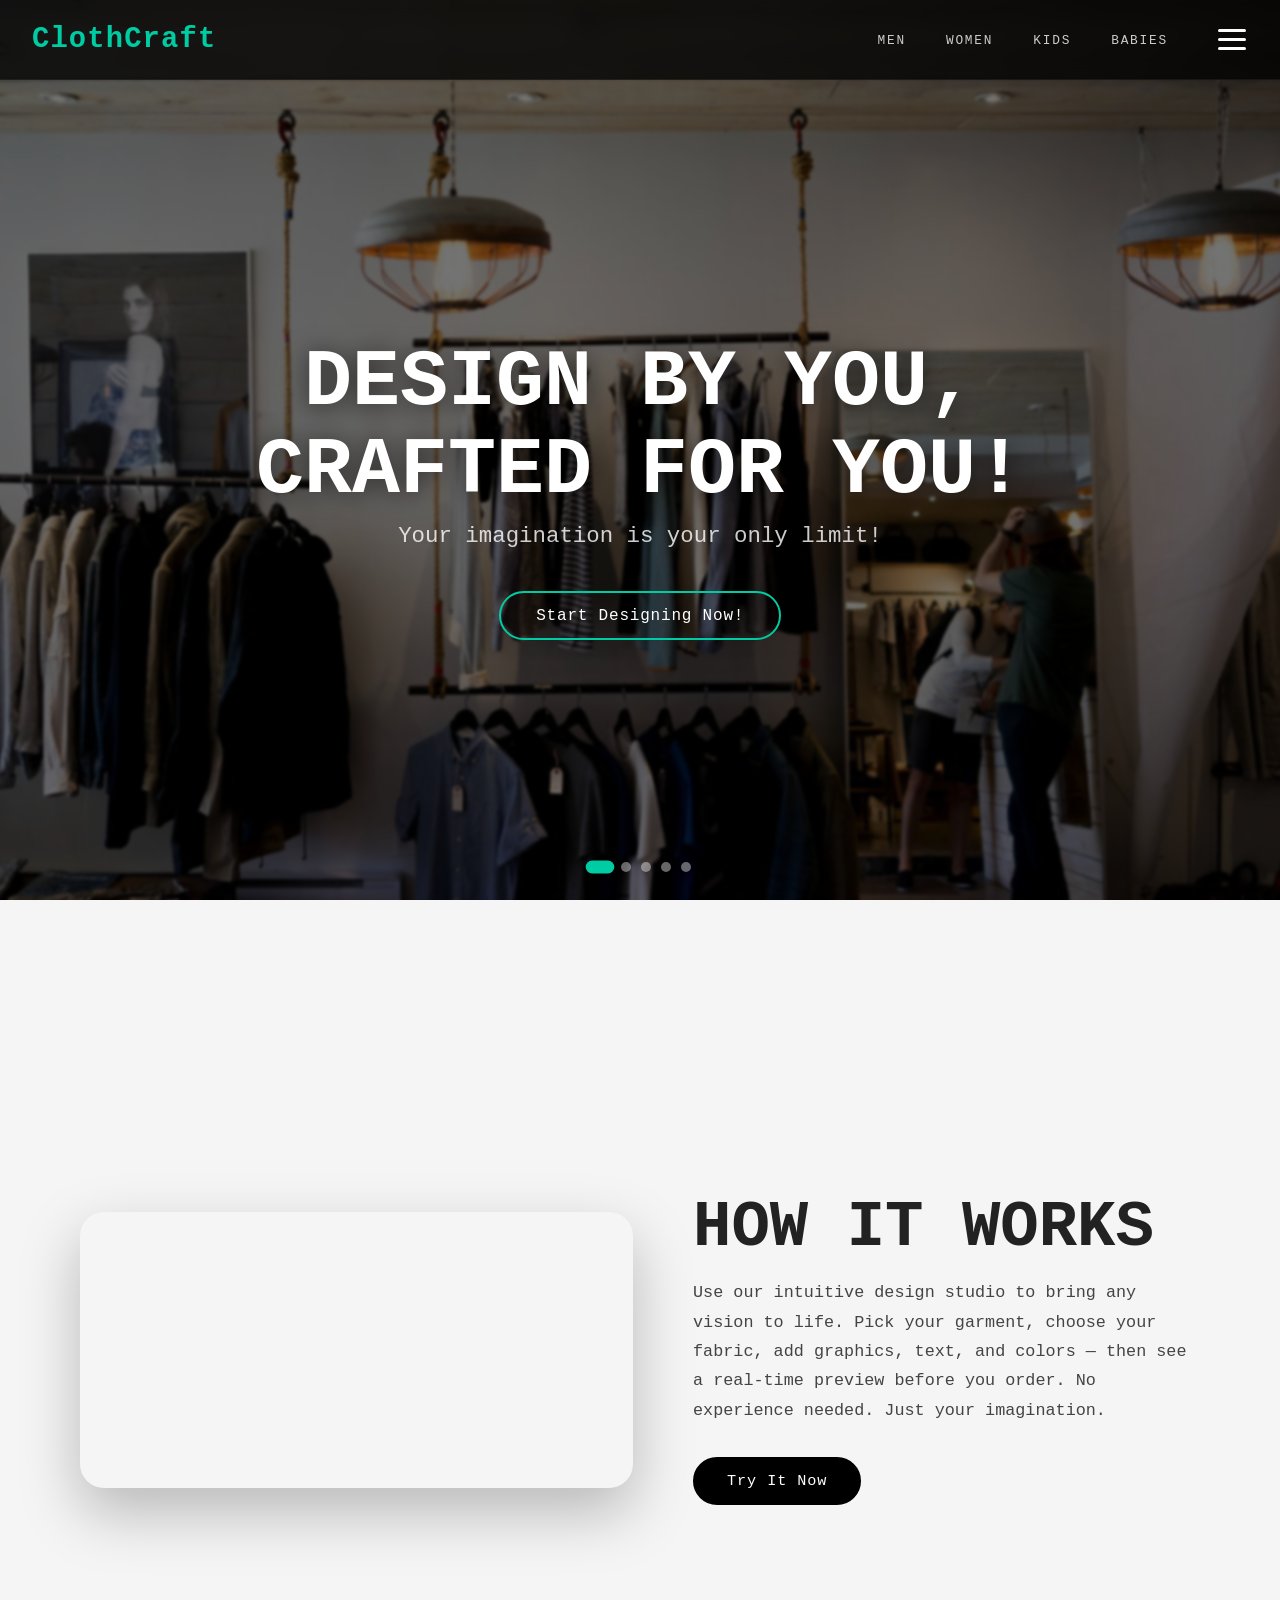
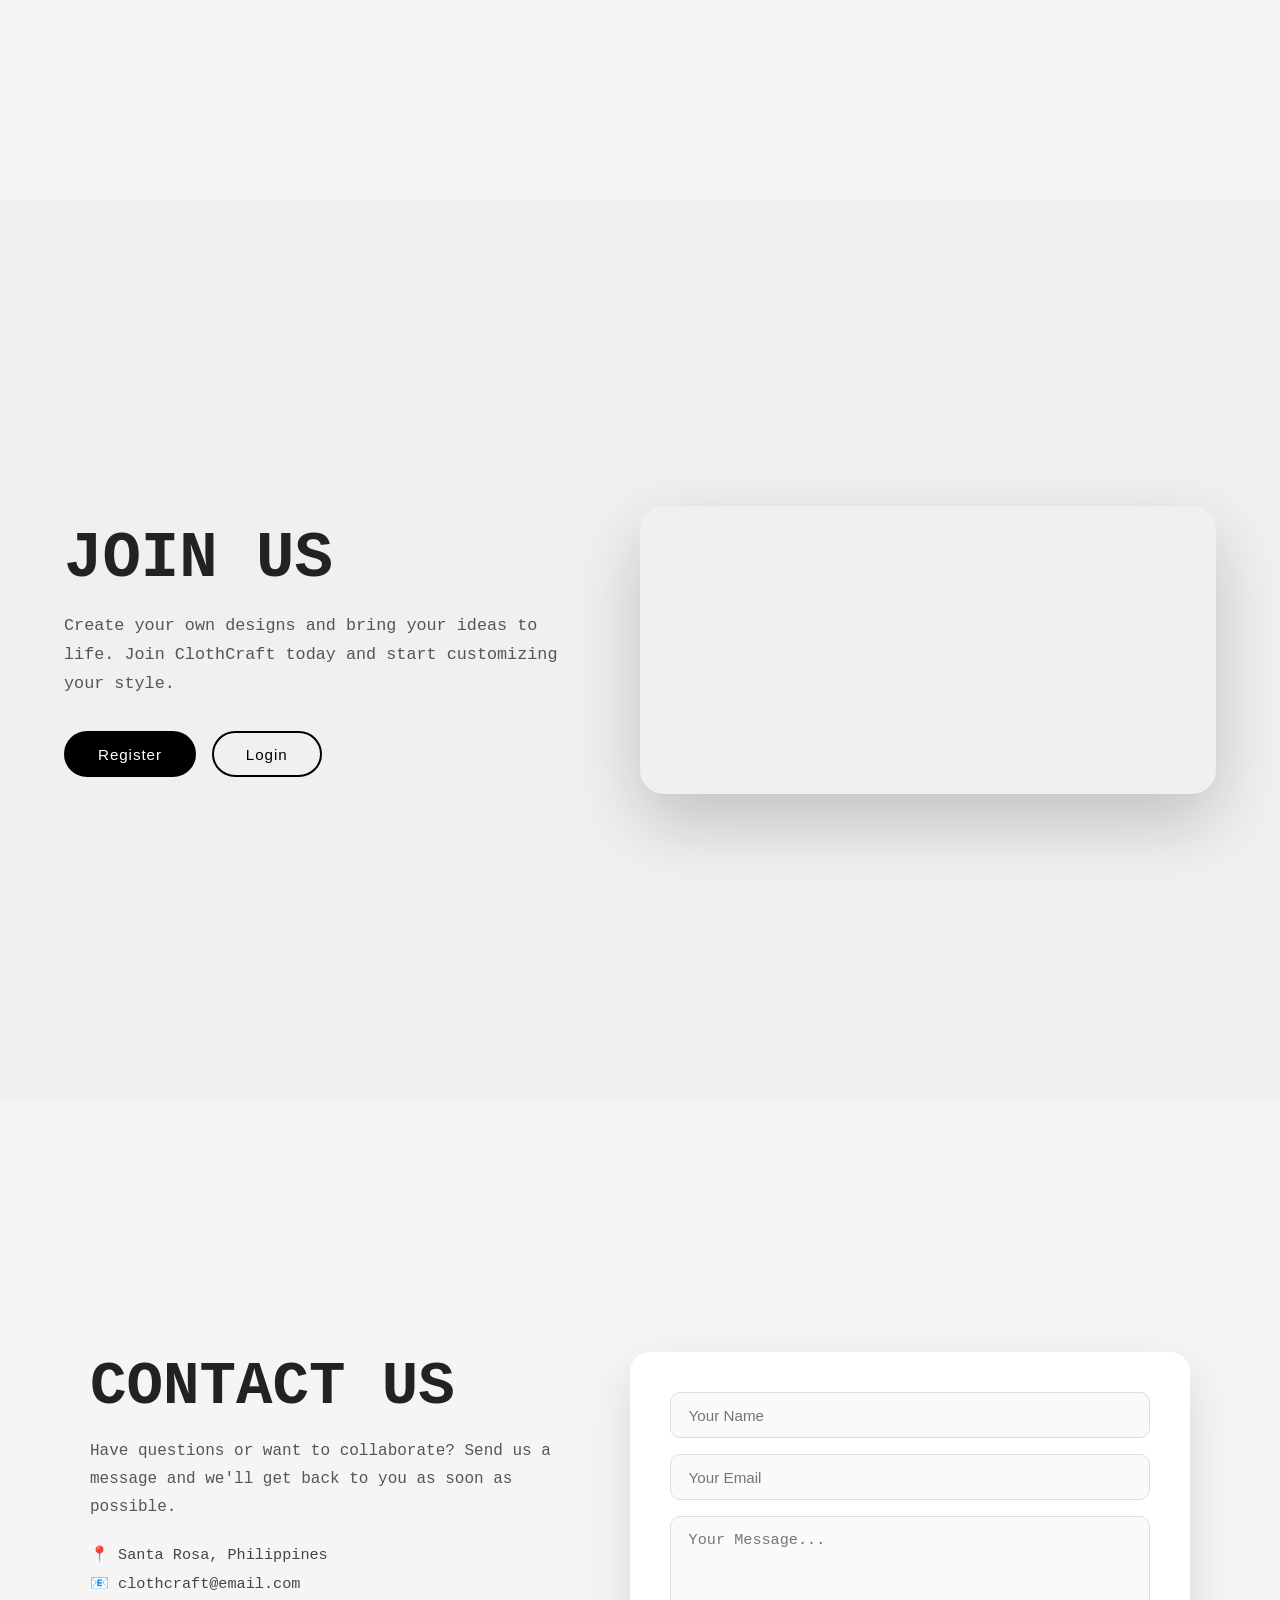
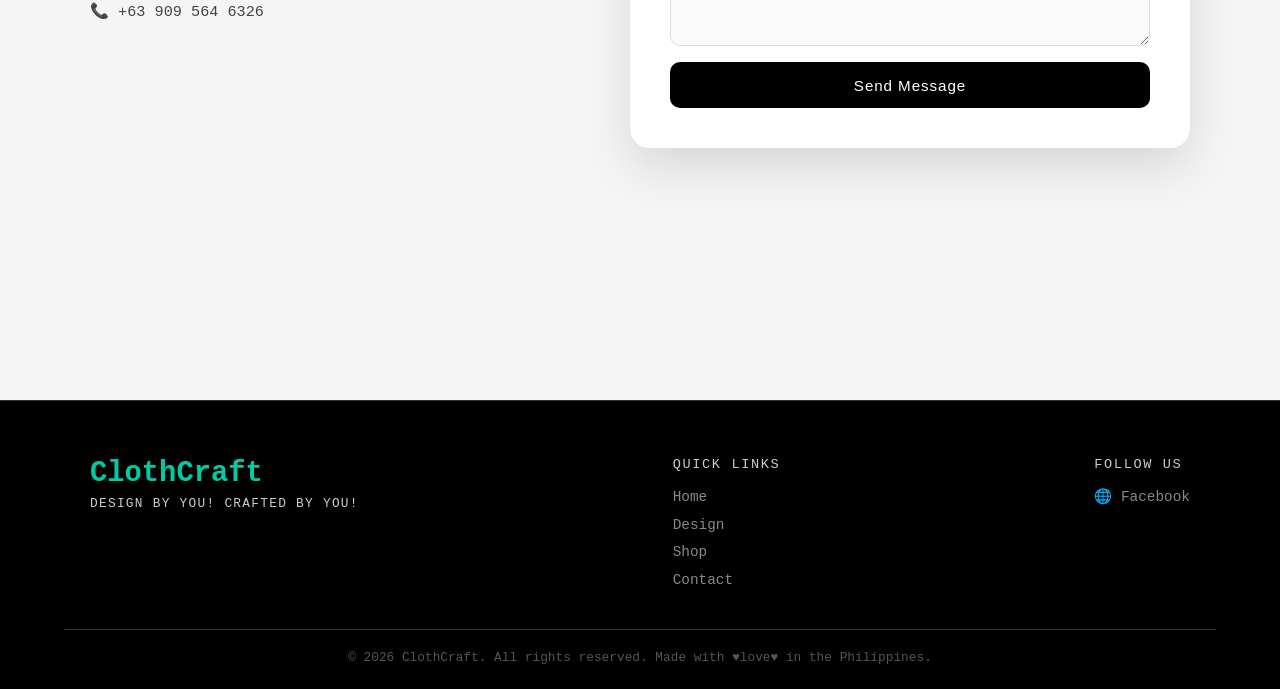
<file: index.html>
<!DOCTYPE html>
<html lang="en">
<head>
    <meta charset="UTF-8">
    <meta name="viewport" content="width=device-width, initial-scale=1.0">
    <title>ClothCraft</title>
    <link rel="stylesheet" href="splash.css">
</head>
<body>

    <!-- ==========================================
         SIDE NAVIGATION (hamburger menu)
    ========================================== -->
    <nav class="sidenav" id="sidenav">
        <button class="sidenav-close" onclick="hidesidenav()">✕</button>
        <ul>
            <li><a href="#" onclick="hidesidenav()">Home</a></li>
            <li><a href="#" onclick="hidesidenav()">Login</a></li>
            <li><a href="#" onclick="hidesidenav()">Register</a></li>
             <li><a href="#" onclick="hidesidenav()">Men</a></li>
            <li><a href="#" onclick="hidesidenav()">Women</a></li>
            <li><a href="#" onclick="hidesidenav()">Kids</a></li>
            <li><a href="#" onclick="hidesidenav()">Babies</a></li>
            <li><a href="#concept-section" onclick="hidesidenav()">How It Works</a></li>
            <li><a href="#auth-section"    onclick="hidesidenav()">Join Us</a></li>
            <li><a href="#contact-section" onclick="hidesidenav()">Contact</a></li>
        </ul>
    </nav>
    <div class="sidenav-overlay" id="sidenavOverlay" onclick="hidesidenav()"></div>

    <!-- ==========================================
         HEADER
    ========================================== -->
    <header id="mainHeader">
        <a href="index.html"><h1>ClothCraft</h1></a> 

        <div class="catandmenu">
            <ul>
                <li><a href="#">MEN</a></li>
                <li><a href="#">WOMEN</a></li>
                <li><a href="#">KIDS</a></li>
                <li><a href="#">BABIES</a></li>
            </ul>

            <button id="menubutton" onclick="showsidenav()" aria-label="Open menu">
                <div class="line"></div>
                <div class="line"></div>
                <div class="line"></div>
            </button>
        </div>
    </header>

    <!-- ==========================================
         MAIN CONTENT
    ========================================== -->
    <main>

        <!-- ─── SECTION 1: HERO SLIDESHOW ─── -->
        <article class="hero-section">

            <!-- Background slideshow images -->
            <div class="bg-slideshow">
                <img src="assets/splashback.png"  class="slide active" alt="Hero slide 1">
                <img src="assets/splashback2.jpg" class="slide"        alt="Hero slide 2">
                <img src="assets/splashback3.jpg" class="slide"        alt="Hero slide 3">
                <img src="assets/splashback4.png" class="slide"        alt="Hero slide 4">
                <img src="assets/splashback5.png" class="slide"        alt="Hero slide 5">
            </div>

            <!-- Dot navigation -->
            <div class="slider-dots">
                <span class="dot active" onclick="goToSlide(0)"></span>
                <span class="dot"        onclick="goToSlide(1)"></span>
                <span class="dot"        onclick="goToSlide(2)"></span>
                <span class="dot"        onclick="goToSlide(3)"></span>
                <span class="dot"        onclick="goToSlide(4)"></span>
            </div>

            <!-- Hero headline & CTA -->
            <div class="article1div1">
                <h1 class="fade-up delay-1">DESIGN BY YOU,<br>CRAFTED FOR YOU!</h1>
                <h3 class="fade-up delay-2">Your imagination is your only limit!</h3>
                <br>
                <a href="category-page.html">
                    <button class="fade-up delay-3 btn-animate">Start Designing Now!</button>
                </a>
            </div>

        </article>

        <!-- ─── SECTION 2: HOW IT WORKS ─── -->
        <article class="concept-section" id="concept-section">

            <!-- Left: live preview video -->
            <div class="video-container">
                <video autoplay muted loop playsinline>
                    <source src="assets/Vid/Preview.mp4" type="video/mp4">
                </video>
            </div>

            <!-- Right: explanation text -->
            <div class="concept-text">
                <h1>HOW IT WORKS</h1>
                <p>
                    Use our intuitive design studio to bring any vision to life.
                    Pick your garment, choose your fabric, add graphics, text, and colors —
                    then see a real‑time preview before you order.
                    No experience needed. Just your imagination.
                </p>
                <a href="#"><button class="try-btn">Try It Now</button></a>
            </div>

        </article>

        <!-- ─── SECTION 3: JOIN US ─── -->
        <article class="auth-section" id="auth-section">

            <!-- Left: call-to-action text -->
            <div class="auth-text">
                <h1>JOIN US</h1>
                <p>
                    Create your own designs and bring your ideas to life.
                    Join ClothCraft today and start customizing your style.
                </p>
                <div class="auth-buttons">
                    <a href="#"><button class="register-btn">Register</button></a>
                    <a href="#"><button class="login-btn">Login</button></a>
                </div>
            </div>

            <!-- Right: community video -->
            <div class="auth-video">
                <video autoplay muted loop playsinline>
                    <source src="assets/Vid/Preview2.mp4" type="video/mp4">
                </video>
            </div>

        </article>

        <!-- ─── SECTION 4: CONTACT ─── -->
        <article class="contact-section" id="contact-section">
            <div class="contact-container">

                <!-- Left: contact details -->
                <div class="contact-info">
                    <h1>CONTACT US</h1>
                    <p>
                        Have questions or want to collaborate?
                        Send us a message and we'll get back to you as soon as possible.
                    </p>
                    <div class="contact-details">
                        <p>📍 Santa Rosa, Philippines</p>
                        <p>📧 clothcraft@email.com</p>
                        <p>📞 +63 909 564 6326</p>
                    </div>
                </div>

                <!-- Right: Formspree contact form -->
                <form
                    class="contact-form"
                    action="https://formspree.io/f/xykbyloy"
                    method="POST"
                >
                    <input   type="text"  name="name"    placeholder="Your Name"       required>
                    <input   type="email" name="email"   placeholder="Your Email"      required>
                    <textarea            name="message"  placeholder="Your Message..." required></textarea>
                    <button  type="submit">Send Message</button>
                </form>

            </div>
        </article>

    </main>

    <!-- ==========================================
         FOOTER
    ========================================== -->
    <footer class="footer">
        <div class="footer-container">

            <div class="footer-brand">
                <h2>ClothCraft</h2>
                <p>DESIGN BY YOU! CRAFTED BY YOU!</p>
            </div>

            <div class="footer-links">
                <h3>Quick Links</h3>
                <ul>
                    <li><a href="#">Home</a></li>
                    <li><a href="#">Design</a></li>
                    <li><a href="#">Shop</a></li>
                    <li><a href="#contact-section">Contact</a></li>
                </ul>
            </div>

            <div class="footer-socials">
                <h3>Follow Us</h3>
                <div class="social-icons">
                    <a href="https:facebook.com"
                       target="_blank"
                       rel="noopener"
                       title="YouTube">
                        🌐 Facebook
                    </a>
                </div>
            </div>

        </div>

        <div class="footer-bottom">
            <p>© 2026 ClothCraft. All rights reserved. Made with ♥love♥ in the Philippines.</p>
        </div>
    </footer>

    <script src="splashpage.js"></script>
</body>
</html>
</file>
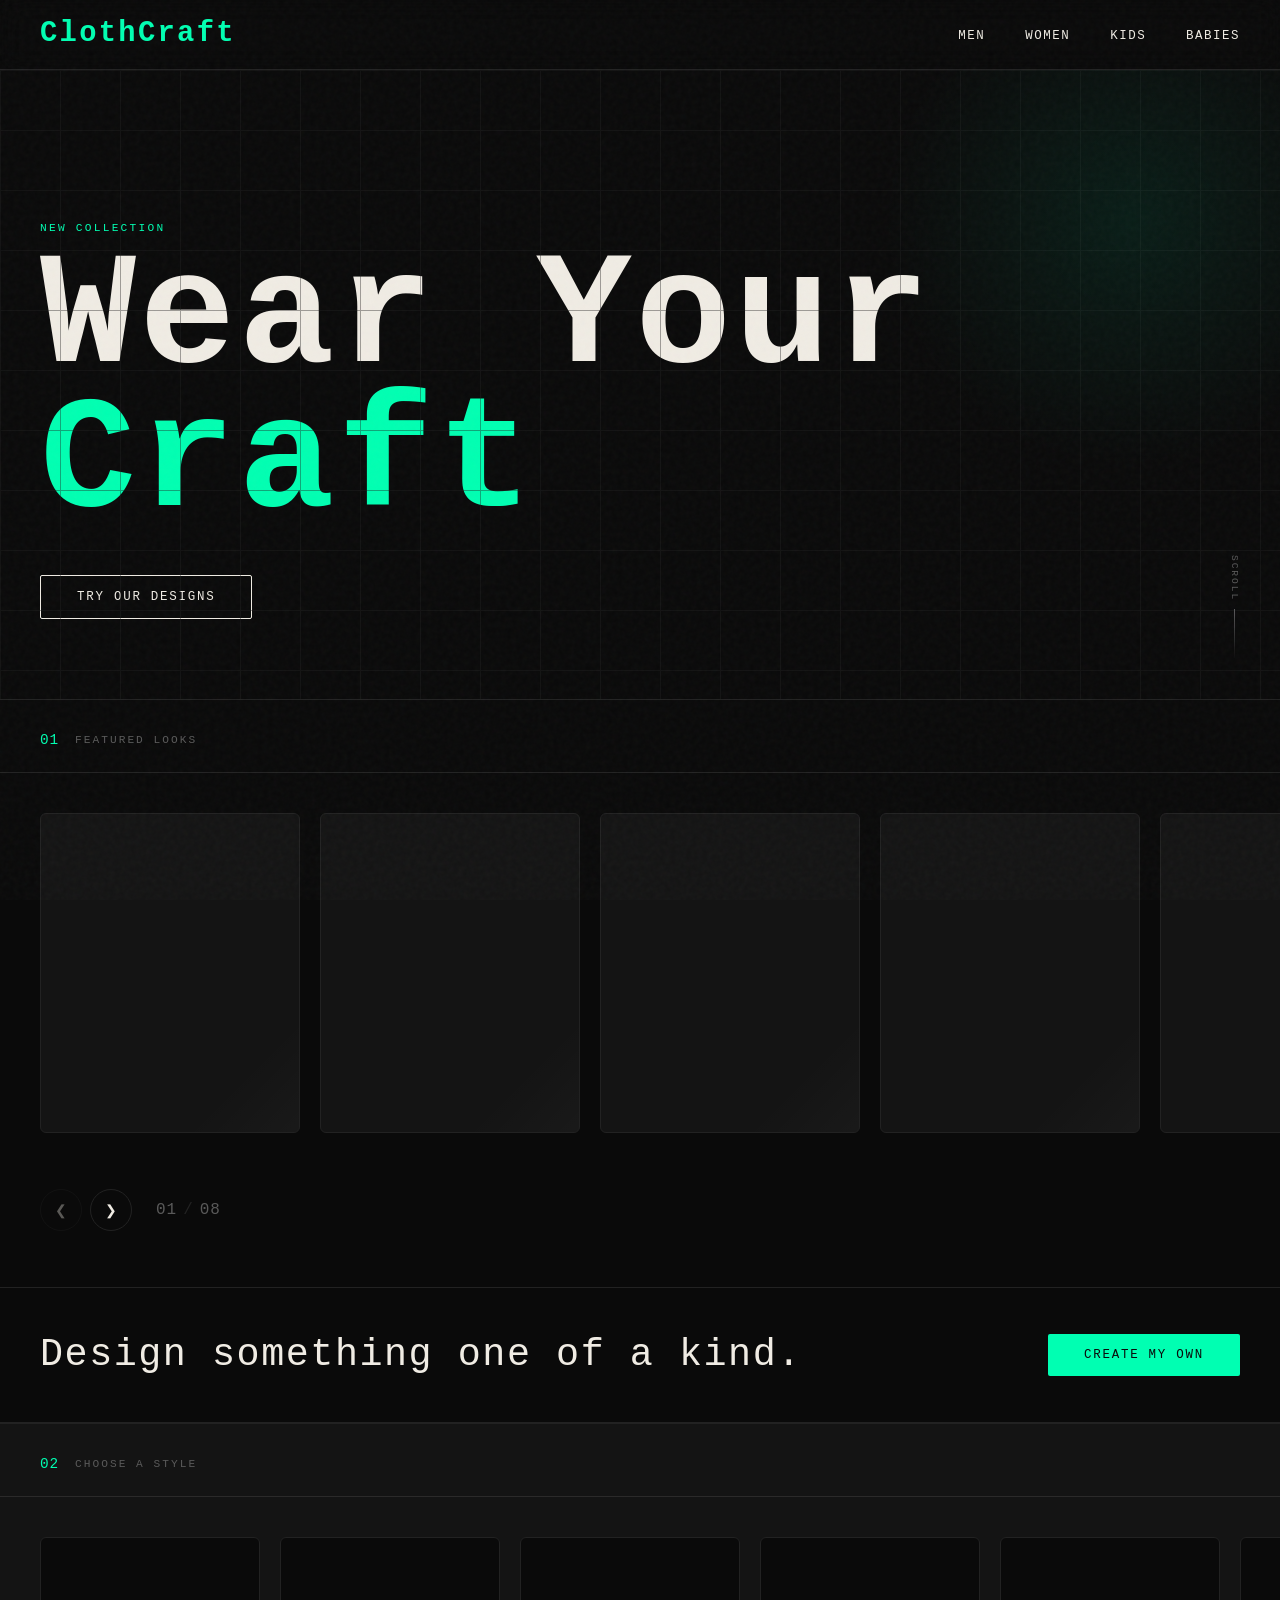
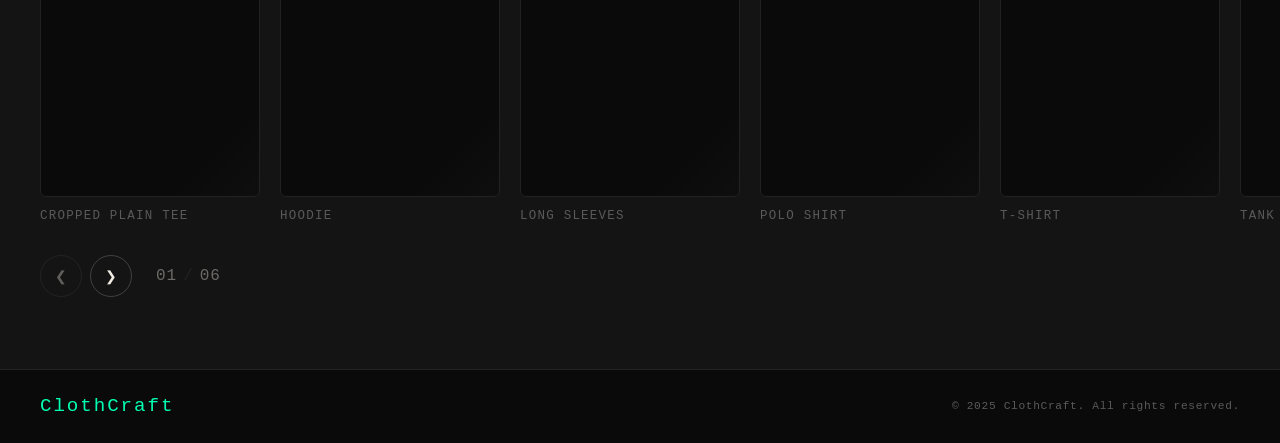
<file: category-page.html>
<!DOCTYPE html>
<html lang="en">
<head>
    <meta charset="UTF-8">
    <meta name="viewport" content="width=device-width, initial-scale=1.0">
    <title>ClothCraft</title>
    <link rel="preconnect" href="https://fonts.googleapis.com">
    <link rel="preconnect" href="https://fonts.gstatic.com" crossorigin>
    <link href="https://fonts.googleapis.com/css2?family=Bebas+Neue&family=DM+Sans:ital,wght@0,300;0,400;0,500;1,300&display=swap" rel="stylesheet">
    <link rel="stylesheet" href="categorystyle.css">
</head>
<body>

    <!-- SIDE NAV OVERLAY -->
    <div class="sidenav-overlay" id="sidenavOverlay" onclick="closeSidenav()"></div>
    <nav class="sidenav" id="sidenav">
        <button class="sidenav-close" onclick="closeSidenav()">&#x2715;</button>
        <ul>
            <li><a href="#">Men</a></li>
            <li><a href="#">Women</a></li>
            <li><a href="#">Kids</a></li>
            <li><a href="#">Babies</a></li>
        </ul>
        <div class="sidenav-footer">
            <span>© 2025 ClothCraft</span>
        </div>
    </nav>

    <!-- HEADER -->
    <header>
        <a href="index.html"><h1 class="logo">ClothCraft</h1></a>

        <nav class="main-nav">
            <ul>
                <li><a href="#">Men</a></li>
                <li><a href="#">Women</a></li>
                <li><a href="#">Kids</a></li>
                <li><a href="#">Babies</a></li>
            </ul>
        </nav>

        <button class="menu-btn" id="menubutton" onclick="showSidenav()" aria-label="Open menu">
            <span class="line"></span>
            <span class="line"></span>
            <span class="line"></span>
        </button>
    </header>

    <!-- HERO SECTION -->
    <section class="hero-section">
        <div class="hero-text">
            <p class="hero-eyebrow">New Collection</p>
            <h2 class="hero-heading">Wear Your<br><em>Craft</em></h2>
        </div>
        <div class="hero-cta">
            <a href="#" class="btn-outline">Try Our Designs</a>
        </div>
        <div class="scroll-hint">
            <span>Scroll</span>
            <div class="scroll-line"></div>
        </div>
    </section>

    <!-- MAIN SHOWCASE CAROUSEL -->
    <section class="showcase-section">
        <div class="section-label">
            <span class="label-number">01</span>
            <span class="label-text">Featured Looks</span>
        </div>

        <div class="carousel-track-wrapper">
            <div class="carousel-track" id="carousel">
                <!-- Image slots — mockups go here -->
                <div class="carousel-card"><div class="card-placeholder"></div></div>
                <div class="carousel-card"><div class="card-placeholder"></div></div>
                <div class="carousel-card"><div class="card-placeholder"></div></div>
                <div class="carousel-card"><div class="card-placeholder"></div></div>
                <div class="carousel-card"><div class="card-placeholder"></div></div>
                <div class="carousel-card"><div class="card-placeholder"></div></div>
                <div class="carousel-card"><div class="card-placeholder"></div></div>
                <div class="carousel-card"><div class="card-placeholder"></div></div>
            </div>
        </div>

        <div class="carousel-controls">
            <div class="carousel-arrows">
                <button class="arrow-btn" id="prevBtn" aria-label="Previous">&#10094;</button>
                <button class="arrow-btn" id="nextBtn" aria-label="Next">&#10095;</button>
            </div>
            <div class="carousel-counter">
                <span id="carouselCurrent">01</span>
                <span class="counter-sep">/</span>
                <span id="carouselTotal">08</span>
            </div>
        </div>
    </section>

    <!-- CTA STRIP -->
    <div class="cta-strip">
        <p class="cta-strip-text">Design something one of a kind.</p>
        <a href="#" class="btn-solid">Create My Own</a>
    </div>

    <!-- STYLES / TEMPLATES CAROUSEL -->
    <section class="styles-section">
        <div class="section-label light">
            <span class="label-number">02</span>
            <span class="label-text">Choose a Style</span>
        </div>

        <div class="grid-track-wrapper">
            <div class="grid-track" id="gridCarousel">
                <!-- Style template slots -->
                <div class="style-card">
                    <div class="style-placeholder"></div>
                    <p class="style-name">Cropped Plain Tee</p>
                </div>
                <div class="style-card">
                    <div class="style-placeholder"></div>
                    <p class="style-name">Hoodie</p>
                </div>
                <div class="style-card">
                    <div class="style-placeholder"></div>
                    <p class="style-name">Long Sleeves</p>
                </div>
                <div class="style-card">
                    <div class="style-placeholder"></div>
                    <p class="style-name">Polo Shirt</p>
                </div>
                <div class="style-card">
                    <div class="style-placeholder"></div>
                    <p class="style-name">T-Shirt</p>
                </div>
                <div class="style-card">
                    <div class="style-placeholder"></div>
                    <p class="style-name">Tank Top</p>
                </div>
            </div>
        </div>

        <div class="carousel-controls light">
            <div class="carousel-arrows">
                <button class="arrow-btn dark" id="gridPrev" aria-label="Previous">&#10094;</button>
                <button class="arrow-btn dark" id="gridNext" aria-label="Next">&#10095;</button>
            </div>
            <div class="carousel-counter dark">
                <span id="gridCurrent">01</span>
                <span class="counter-sep">/</span>
                <span id="gridTotal">06</span>
            </div>
        </div>
    </section>

    <!-- FOOTER STRIP -->
    <footer>
        <p class="footer-logo">ClothCraft</p>
        <p class="footer-copy">© 2025 ClothCraft. All rights reserved.</p>
    </footer>

    <script src="category-script.js"></script>
</body>
</html>
</file>
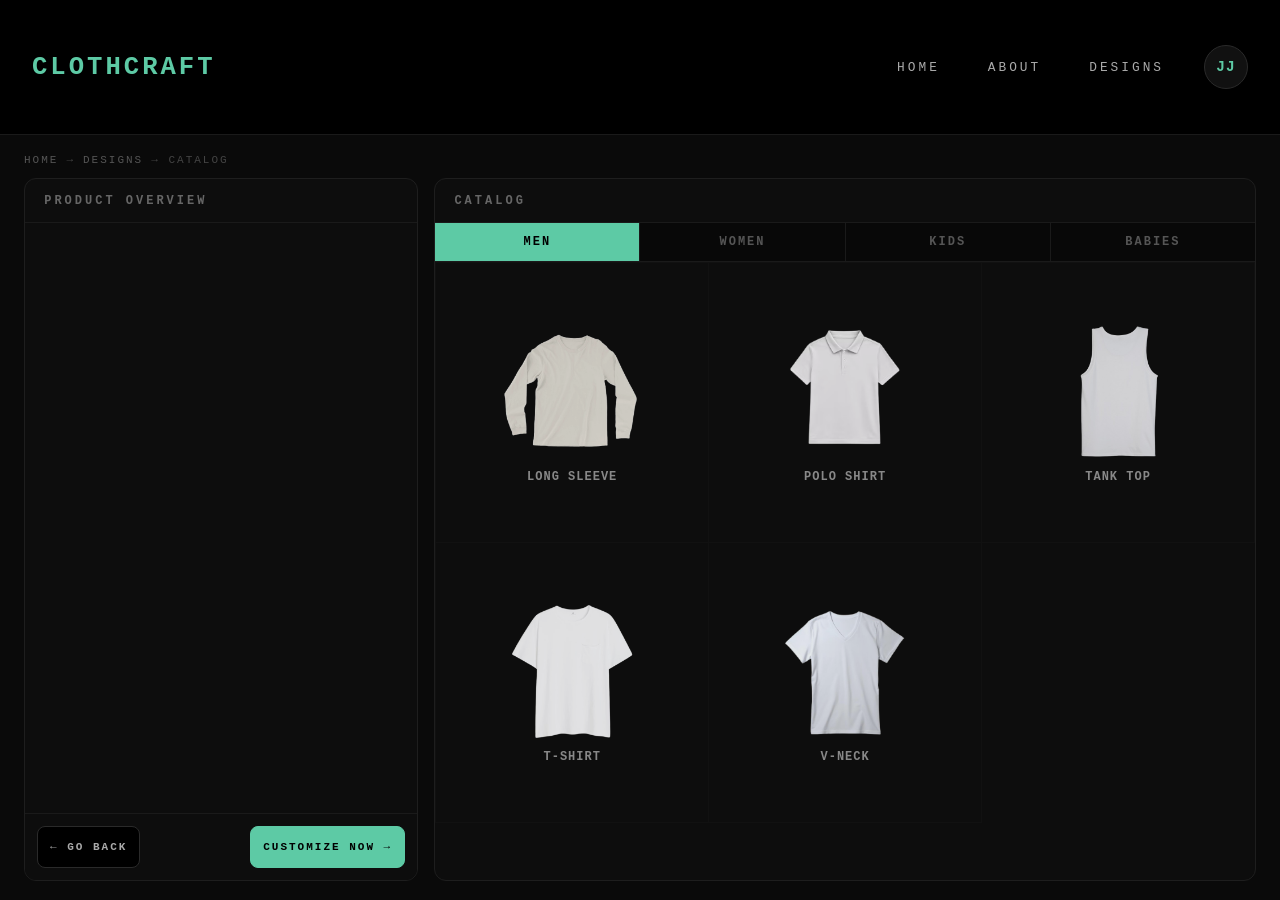
<file: test/catalog.html>
<html lang="en">

<head>
    <meta charset="UTF-8">
    <meta name="viewport" content="width=device-width, initial-scale=1.0">
    <title>ClothCraft</title>

    <link rel="stylesheet" href="catalog.css">
    <link rel="stylesheet" href="header.css">
</head>

<body>
    <header>
        <h1>ClothCraft</h1>

        <div class="catandmenu">
            <ul>
                <li>HOME</li>
                <li>ABOUT</li>
                <li>DESIGNS</li>
            </ul>
            <button id="menubutton" onclick="showmenu()">
                <h1>JJ</h1>
            </button>
        </div>

        <div class="menu" id="menu">
            <a href="">
                <div class="menu-item"><svg xmlns="http://www.w3.org/2000/svg" height="24px" viewBox="0 -960 960 960"
                        width="24px" fill="#e3e3e3">
                        <path
                            d="M234-276q51-39 114-61.5T480-360q69 0 132 22.5T726-276q35-41 54.5-93T800-480q0-133-93.5-226.5T480-800q-133 0-226.5 93.5T160-480q0 59 19.5 111t54.5 93Zm146.5-204.5Q340-521 340-580t40.5-99.5Q421-720 480-720t99.5 40.5Q620-639 620-580t-40.5 99.5Q539-440 480-440t-99.5-40.5ZM480-80q-83 0-156-31.5T197-197q-54-54-85.5-127T80-480q0-83 31.5-156T197-763q54-54 127-85.5T480-880q83 0 156 31.5T763-763q54 54 85.5 127T880-480q0 83-31.5 156T763-197q-54 54-127 85.5T480-80Zm100-95.5q47-15.5 86-44.5-39-29-86-44.5T480-280q-53 0-100 15.5T294-220q39 29 86 44.5T480-160q53 0 100-15.5ZM523-537q17-17 17-43t-17-43q-17-17-43-17t-43 17q-17 17-17 43t17 43q17 17 43 17t43-17Zm-43-43Zm0 360Z" />
                    </svg>
                    Account
                </div>
            </a>
            <div class="divider"></div>
            <a href="">
                <div class="menu-item danger">→ Logout</div>
            </a>
        </div>
    </header>

    <main>
        <div class="breadcrumb">
            <a href="">HOME</a> → <a href="">DESIGNS</a> → CATALOG
        </div>

        <div class="two-boxes">
            <div class="box box-overview">
                <p class="box-title">PRODUCT OVERVIEW</p>
                <div class="overview-content">
                    <table class="overview-table">
                        <tbody id="preview">
                           
                        </tbody>
                    </table>
                </div>
                <div class="buttons">
                    <a href="">
                        <button>← GO BACK </button>
                    </a>
                    <a href="editor.html">
                        <button> CUSTOMIZE NOW →</button>
                    </a>

                </div>
            </div>


            <div class="box box-catalog">
                <p class="box-title">CATALOG</p>
                <div class="filter-category">
                    <button onclick="categorybtn(this, 1)">MEN</button>
                    <button onclick="categorybtn(this, 2)">WOMEN</button>
                    <button onclick="categorybtn(this, 3)">KIDS</button>
                    <button onclick="categorybtn(this, 4)">BABIES</button>
                </div>

                <div class="catalog-table-wrap">
                    <table class="catalog-table">
                        <tbody id="men">
                            <tr>
                                <td>
                                    <div class="products">
                                        <img src="./assets/Men/long sleeve-3d.png">
                                        <div class="id-btn">
                                            <button onclick="addProduct(this)">ADD</button>
                                            <span>Long Sleeve
                                                <span class="prod-id" style="display:none;">M1</span>
                                            </span>
                                        </div>
                                    </div>
                                </td>
                                <td>
                                    <div class="products">
                                        <img src="./assets/Men/Polo-shirt-3d.png">
                                        <div class="id-btn">
                                            <button onclick="addProduct(this)">ADD</button>
                                            <span>Polo Shirt
                                                <span class="prod-id" style="display:none;">M2</span>
                                            </span>
                                        </div>
                                    </div>
                                </td>
                                <td>
                                    <div class="products">
                                        <img src="./assets/Men/tanktop-3d.png">
                                        <div class="id-btn">
                                            <button onclick="addProduct(this)">ADD</button>
                                            <span>Tank Top
                                                <span class="prod-id" style="display:none;">M3</span>
                                            </span>
                                        </div>
                                    </div>
                                </td>

                            </tr>
                            <tr>
                                <td>
                                    <div class="products">
                                        <img src="./assets/Men/tshirt-3d.png">
                                        <div class="id-btn">
                                            <button onclick="addProduct(this)">ADD</button>
                                            <span>T-Shirt
                                                <span class="prod-id" style="display:none;">M4</span>
                                            </span>
                                        </div>
                                    </div>
                                </td>
                                <td>
                                    <div class="products">
                                        <img src="./assets/Men/vneck-3d.png">
                                        <div class="id-btn">
                                            <button onclick="addProduct(this)">ADD</button>
                                            <span>V-Neck
                                                <span class="prod-id" style="display:none;">M5</span>
                                            </span>
                                        </div>
                                    </div>
                                </td>
                            </tr>
                        </tbody>

                        <tbody id="women">
                            <tr>
                                <td>
                                    <div class="products">
                                        <img src="./assets/Women/Cropped Plain Tee.png">
                                        <div class="id-btn">
                                            <button onclick="addProduct(this)">ADD</button>
                                            <span>Cropped Tee
                                                <span class="prod-id" style="display:none;">W1</span>
                                            </span>
                                        </div>
                                    </div>
                                </td>
                                <td>
                                    <div class="products">
                                        <img src="./assets/Women/Hoodie.png">
                                        <div class="id-btn">
                                            <button onclick="addProduct(this)">ADD</button>
                                            <span>Hoodie
                                                 <span class="prod-id" style="display:none;">W2</span>
                                            </span>
                                        </div>
                                    </div>
                                </td>
                                <td>
                                    <div class="products">
                                        <img src="./assets/Women/Long sleeves.png">
                                        <div class="id-btn">
                                            <button onclick="addProduct(this)">ADD</button>
                                            <span>Long Sleeve
                                                 <span class="prod-id" style="display:none;">W3</span>
                                            </span>
                                        </div>
                                    </div>
                                </td>
                            </tr>
                            <tr>
                                <td>
                                    <div class="products">
                                        <img src="./assets/Women/Polo Shirt.png">
                                        <div class="id-btn">
                                            <button onclick="addProduct(this)">ADD</button>
                                            <span>Polo Shirt
                                                 <span class="prod-id" style="display:none;">W4</span>
                                            </span>
                                        </div>
                                    </div>
                                </td>
                                <td>
                                    <div class="products">
                                        <img src="./assets/Women/T-shirt.png">
                                        <div class="id-btn">
                                            <button onclick="addProduct(this)">ADD</button>
                                            <span>T-Shirt
                                                 <span class="prod-id" style="display:none;">W5</span>
                                            </span>
                                        </div>
                                    </div>
                                </td>
                                <td>
                                    <div class="products">
                                        <img src="./assets/Women/Tank Top.png">
                                        <div class="id-btn">
                                            <button onclick="addProduct(this)">ADD</button>
                                            <span>Tank Top
                                                 <span class="prod-id" style="display:none;">W6</span>
                                            </span>
                                        </div>
                                    </div>
                                </td>
                            </tr>
                        </tbody>

                        <tbody id="kids">
                            <tr>
                                <td>
                                    <div class="products">
                                        <img src="./assets/Kids/kids jacket.png">
                                        <div class="id-btn">
                                            <button onclick="addProduct(this)">ADD</button>
                                            <span>Kiddie Jacket
                                                 <span class="prod-id" style="display:none;">K1</span>
                                            </span>
                                        </div>
                                    </div>
                                </td>
                                <td>
                                    <div class="products">
                                        <img src="./assets/Kids/Kids polo.png">
                                        <div class="id-btn">
                                            <button onclick="addProduct(this)">ADD</button>
                                            <span>Kiddie Polo
                                                <span class="prod-id" style="display:none;">K2</span>
                                            </span>
                                        </div>
                                    </div>
                                </td>
                                <td>
                                    <div class="products">
                                        <img src="./assets/Kids/Kids tank top.png">
                                        <div class="id-btn">
                                            <button onclick="addProduct(this)">ADD</button>
                                            <span>Kiddie Tank Top
                                                <span class="prod-id" style="display:none;">K3</span>
                                            </span>
                                        </div>
                                    </div>
                                </td>
                            </tr>
                            <tr>
                                <td>
                                    <div class="products">
                                        <img src="./assets/Kids/Long Sleeve.png">
                                        <div class="id-btn">
                                            <button onclick="addProduct(this)">ADD</button>
                                            <span>Kiddie Long Sleeve
                                                <span class="prod-id" style="display:none;">K4</span>
                                            </span>
                                        </div>
                                    </div>
                                </td>
                            </tr>
                        </tbody>
                        <tbody id="babies">
                            <tr>
                                <td>
                                    <div class="products">
                                        <img src="./assets/Babies/baby_clothes-removebg-preview.png">
                                        <div class="id-btn">
                                            <button onclick="addProduct(this)">ADD</button>
                                            <span>Onesies
                                                <span class="prod-id" style="display:none;">B1</span>
                                            </span>
                                        </div>
                                    </div>
                                </td>
                                <td>
                                    <div class="products">
                                        <img src="./assets/Babies/baby_clothes_long_sleeve-removebg-preview.png">
                                        <div class="id-btn">
                                            <button onclick="addProduct(this)">ADD</button>
                                            <span>Baby Long Sleeve
                                                <span class="prod-id" style="display:none;">B2</span>
                                            </span>
                                        </div>
                                    </div>
                                </td>
                                <td>
                                    <div class="products">
                                        <img src="./assets/Babies/baby_Dress-removebg-preview.png">
                                        <div class="id-btn">
                                            <button onclick="addProduct(this)">ADD</button>
                                            <span>Baby Dress
                                                <span class="prod-id" style="display:none;">B3</span>
                                            </span>
                                        </div>
                                    </div>
                                </td>
                            </tr>
                            <tr>
                                <td>
                                    <div class="products">
                                        <img src="./assets/Babies/baby_hoodie-removebg-preview.png">
                                        <div class="id-btn">
                                            <button onclick="addProduct(this)">ADD</button>
                                            <span>Baby Hoodie
                                                <span class="prod-id" style="display:none;">B4</span>
                                            </span>
                                        </div>
                                    </div>
                                </td>
                            </tr>
                        </tbody>
                    </table>
                </div>
            </div>
        </div>
    </main>

    <script src="JS/catalog.js"></script>

</body>

</html>
</file>
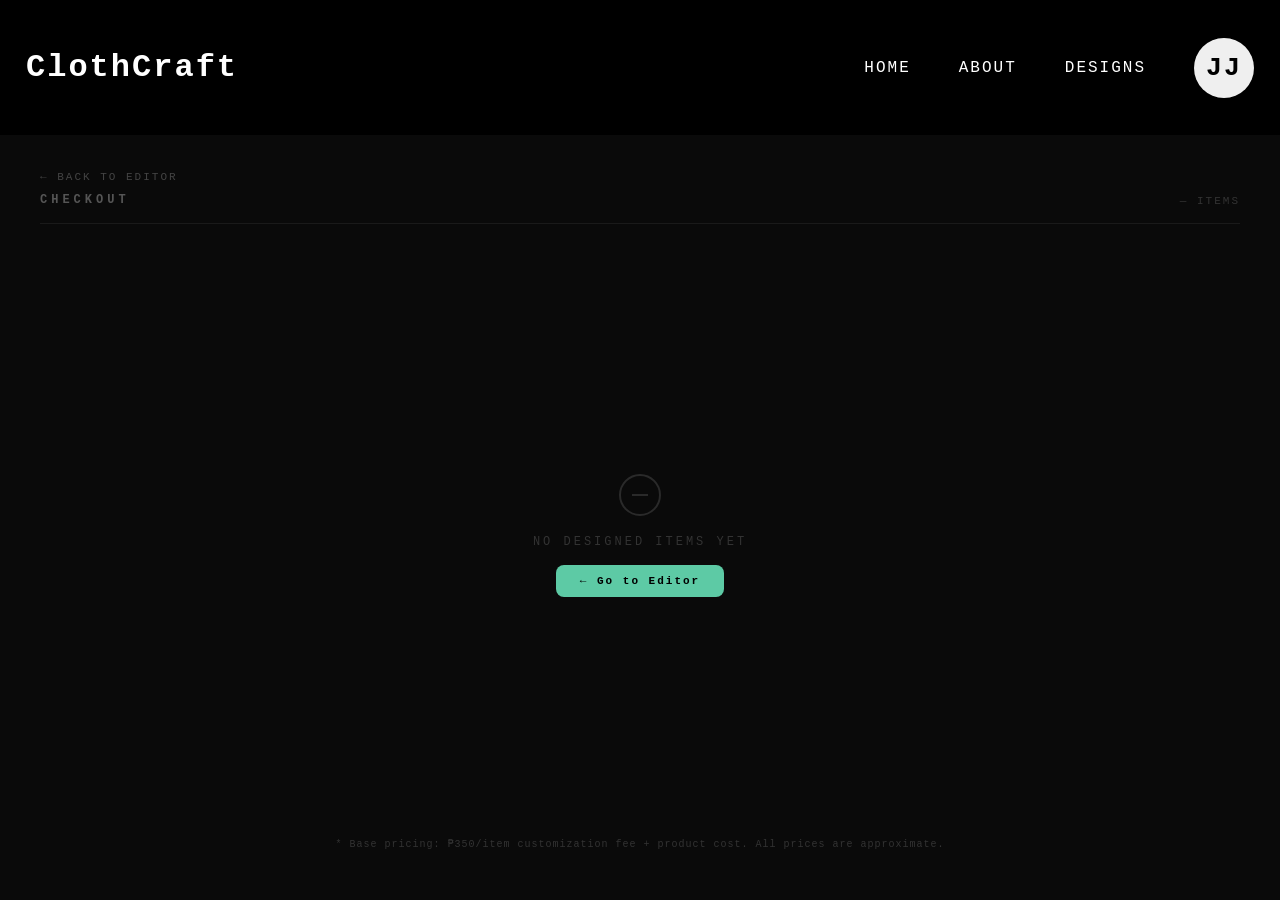
<file: test/checkout1.html>
<!DOCTYPE html>
<html lang="en">
<head>
    <meta charset="UTF-8">
    <meta name="viewport" content="width=device-width, initial-scale=1.0">
    <title>ClothCraft — Checkout</title>
    <link rel="stylesheet" href="./CSS/header.css">
    <style>
        main {
            flex: 1;
            display: flex;
            flex-direction: column;
            background: #0a0a0a;
            padding: 2rem 2.5rem;
            gap: 1.5rem;
            overflow-y: auto;
        }

        .page-header {
            display: flex;
            justify-content: space-between;
            align-items: flex-end;
            border-bottom: 1px solid #1a1a1a;
            padding-bottom: 1rem;
        }

        .page-header h2 {
            margin: 0;
            font-size: 0.75rem;
            letter-spacing: 4px;
            color: #555;
            text-transform: uppercase;
        }

        .page-header span {
            font-size: 11px;
            color: #333;
            letter-spacing: 2px;
        }

        /* ── ITEMS GRID ── */
        .items-grid {
            display: grid;
            grid-template-columns: repeat(auto-fill, minmax(280px, 1fr));
            gap: 1rem;
        }

        .item-card {
            background: #0d0d0d;
            border: 1px solid #1e1e1e;
            border-radius: 14px;
            overflow: hidden;
            display: flex;
            flex-direction: column;
            transition: border-color 0.2s, box-shadow 0.2s;
        }

        .item-card:hover {
            border-color: #2a2a2a;
            box-shadow: 0 8px 40px rgba(0,0,0,0.4);
        }

        .item-preview {
            background: #111;
            width: 100%;
            height: 200px;
            display: flex;
            align-items: center;
            justify-content: center;
            overflow: hidden;
            border-bottom: 1px solid #1a1a1a;
            position: relative;
        }

        .item-preview img {
            max-width: 100%;
            max-height: 100%;
            object-fit: contain;
        }

        .item-preview .design-badge {
            position: absolute;
            top: 10px;
            left: 10px;
            background: rgba(93, 202, 165, 0.15);
            border: 1px solid rgba(93, 202, 165, 0.3);
            color: #5DCAA5;
            font-size: 9px;
            letter-spacing: 2px;
            padding: 3px 8px;
            border-radius: 4px;
        }

        .item-info {
            padding: 1rem;
            display: flex;
            flex-direction: column;
            gap: 8px;
            flex: 1;
        }

        .item-products {
            font-size: 11px;
            color: #666;
            letter-spacing: 1px;
        }

        .item-products span {
            display: inline-block;
            background: #1a1a1a;
            border: 1px solid #252525;
            border-radius: 4px;
            padding: 2px 7px;
            margin: 2px 2px 2px 0;
            color: #888;
        }

        .item-date {
            font-size: 10px;
            color: #333;
            letter-spacing: 1px;
        }

        .item-bottom {
            display: flex;
            justify-content: space-between;
            align-items: center;
            margin-top: auto;
            padding-top: 10px;
            border-top: 1px solid #1a1a1a;
        }

        .item-price {
            font-size: 1.1rem;
            font-weight: 700;
            color: #5DCAA5;
            letter-spacing: 1px;
        }

        .item-price small {
            font-size: 10px;
            color: #444;
            font-weight: normal;
            display: block;
            letter-spacing: 1px;
        }

        .remove-btn {
            background: transparent;
            border: 1px solid #2a2a2a;
            border-radius: 7px;
            color: #e24b4a;
            font-size: 10px;
            letter-spacing: 2px;
            padding: 6px 12px;
            cursor: pointer;
            font-family: 'Courier New', Courier, monospace;
            transition: background 0.15s, border-color 0.15s;
        }

        .remove-btn:hover {
            background: #1e1010;
            border-color: #e24b4a;
        }

        /* ── EMPTY STATE ── */
        .empty-state {
            display: flex;
            flex-direction: column;
            align-items: center;
            justify-content: center;
            flex: 1;
            gap: 16px;
            color: #333;
            padding: 4rem;
        }

        .empty-state svg {
            width: 48px;
            height: 48px;
            stroke: #2a2a2a;
        }

        .empty-state p {
            font-size: 12px;
            letter-spacing: 3px;
            text-transform: uppercase;
            margin: 0;
        }

        .empty-state a button {
            background: #5DCAA5;
            color: #000;
            border: none;
            border-radius: 8px;
            padding: 10px 24px;
            font-size: 11px;
            font-weight: 700;
            letter-spacing: 2px;
            cursor: pointer;
            font-family: 'Courier New', Courier, monospace;
            transition: background 0.2s;
        }

        .empty-state a button:hover { background: #4ab894; }

        /* ── CHECKOUT SUMMARY ── */
        .summary-bar {
            background: #0d0d0d;
            border: 1px solid #1e1e1e;
            border-radius: 14px;
            padding: 1.5rem;
            display: flex;
            justify-content: space-between;
            align-items: center;
            gap: 1rem;
            flex-wrap: wrap;
        }

        .summary-left {
            display: flex;
            flex-direction: column;
            gap: 6px;
        }

        .summary-label {
            font-size: 10px;
            color: #444;
            letter-spacing: 3px;
            text-transform: uppercase;
        }

        .summary-count {
            font-size: 13px;
            color: #888;
            letter-spacing: 1px;
        }

        .summary-total {
            display: flex;
            flex-direction: column;
            align-items: flex-end;
            gap: 4px;
        }

        .summary-total .total-label {
            font-size: 10px;
            color: #444;
            letter-spacing: 3px;
            text-transform: uppercase;
        }

        .summary-total .total-price {
            font-size: 2rem;
            font-weight: 700;
            color: #5DCAA5;
            letter-spacing: 2px;
        }

        .summary-total small {
            font-size: 10px;
            color: #333;
            letter-spacing: 1px;
        }

        .place-order-btn {
            background: #5DCAA5;
            color: #000;
            border: none;
            border-radius: 10px;
            padding: 14px 32px;
            font-size: 12px;
            font-weight: 700;
            letter-spacing: 3px;
            cursor: pointer;
            font-family: 'Courier New', Courier, monospace;
            transition: background 0.2s, transform 0.15s, box-shadow 0.2s;
            box-shadow: 0 4px 20px rgba(93, 202, 165, 0.25);
            white-space: nowrap;
        }

        .place-order-btn:hover {
            background: #4ab894;
            transform: translateY(-2px);
            box-shadow: 0 8px 30px rgba(93, 202, 165, 0.35);
        }

        .price-note {
            font-size: 10px;
            color: #333;
            letter-spacing: 1px;
            text-align: center;
            padding: 0.5rem;
        }

        /* ── BACK LINK ── */
        .back-link {
            display: inline-flex;
            align-items: center;
            gap: 6px;
            font-size: 11px;
            color: #444;
            letter-spacing: 2px;
            cursor: pointer;
            transition: color 0.2s;
            text-decoration: none;
        }

        .back-link:hover { color: #aaa; }
    </style>
</head>
<body>
    <header>
        <h1>ClothCraft</h1>
        <div class="catandmenu">
            <ul>
                <li>HOME</li>
                <li>ABOUT</li>
                <li>DESIGNS</li>
            </ul>
            <button id="menubutton" onclick="showmenu()">
                <h1>JJ</h1>
            </button>
        </div>
        <div class="menu" id="menu">
            <a href=""><div class="menu-item">⚙ Settings</div></a>
            <div class="divider"></div>
            <a href=""><div class="menu-item danger">→ Logout</div></a>
        </div>
    </header>

    <main>
        <div class="page-header">
            <div>
                <a href="editor.html" class="back-link">← BACK TO EDITOR</a>
                <h2 style="margin-top:8px;">CHECKOUT</h2>
            </div>
            <span id="item-count-label">— ITEMS</span>
        </div>

        <div class="items-grid" id="items-grid"></div>

        <div class="empty-state" id="empty-state" style="display:none;">
            <svg viewBox="0 0 24 24" fill="none" stroke="currentColor" stroke-width="1">
                <circle cx="12" cy="12" r="10"/>
                <line x1="8" y1="12" x2="16" y2="12"/>
            </svg>
            <p>No designed items yet</p>
            <a href="editor.html"><button>← Go to Editor</button></a>
        </div>

        <div class="summary-bar" id="summary-bar">
            <div class="summary-left">
                <div class="summary-label">Order Summary</div>
                <div class="summary-count" id="summary-count">0 item(s)</div>
            </div>
            <div class="summary-total">
                <div class="total-label">Estimated Total</div>
                <div class="total-price" id="total-price">₱0.00</div>
                <small>Prices are estimates. Final price may vary.</small>
            </div>
            <button class="place-order-btn" onclick="placeOrder()">PLACE ORDER →</button>
        </div>
        <p class="price-note">* Base pricing: ₱350/item customization fee + product cost. All prices are approximate.</p>
    </main>

    <script>
        function showmenu() {
            document.getElementById('menu').classList.toggle('open');
        }
        document.addEventListener('click', e => {
            if (!e.target.closest('.catandmenu')) {
                document.getElementById('menu').classList.remove('open');
            }
        });

        // Pricing assumption per item
        const BASE_PRICE = 350;

        function formatDate(ts) {
            return new Date(ts).toLocaleDateString('en-PH', { month: 'short', day: 'numeric', year: 'numeric', hour: '2-digit', minute: '2-digit' });
        }

        function formatPrice(p) {
            return '₱' + p.toLocaleString('en-PH', { minimumFractionDigits: 2 });
        }

        function loadItems() {
            const items = JSON.parse(localStorage.getItem('checkoutItems') || '[]');
            const grid = document.getElementById('items-grid');
            const emptyState = document.getElementById('empty-state');
            const summaryBar = document.getElementById('summary-bar');
            const summaryCount = document.getElementById('summary-count');
            const totalPriceEl = document.getElementById('total-price');
            const countLabel = document.getElementById('item-count-label');

            grid.innerHTML = '';

            if (items.length === 0) {
                emptyState.style.display = 'flex';
                summaryBar.style.display = 'none';
                countLabel.textContent = '— ITEMS';
                return;
            }

            emptyState.style.display = 'none';
            summaryBar.style.display = 'flex';
            countLabel.textContent = items.length + (items.length === 1 ? ' ITEM' : ' ITEMS');
            summaryCount.textContent = items.length + ' item(s)';

            let total = 0;

            items.forEach((item, idx) => {
                const card = document.createElement('div');
                card.className = 'item-card';

                // estimate price: BASE + extra per product on canvas
                const productCount = item.products ? item.products.length : 0;
                const itemPrice = BASE_PRICE + (productCount * 50);
                total += itemPrice;

                const productsHTML = item.products && item.products.length > 0
                    ? item.products.map(p => `<span>${p}</span>`).join('')
                    : '<span>Custom design</span>';

                card.innerHTML = `
                    <div class="item-preview">
                        <div class="design-badge">CUSTOM DESIGN</div>
                        ${item.canvasImage
                            ? `<img src="${item.canvasImage}" alt="Design ${idx + 1}" />`
                            : `<div style="color:#333;font-size:11px;letter-spacing:2px;text-align:center;">DESIGN PREVIEW<br><span style="font-size:9px;color:#222;">Not available for local files</span></div>`
                        }
                    </div>
                    <div class="item-info">
                        <div class="item-products">${productsHTML}</div>
                        <div class="item-date">${formatDate(item.timestamp)}</div>
                        <div class="item-bottom">
                            <div class="item-price">
                                ${formatPrice(itemPrice)}
                                <small>est. per item</small>
                            </div>
                            <button class="remove-btn" onclick="removeItem(${idx})">REMOVE</button>
                        </div>
                    </div>
                `;
                grid.appendChild(card);
            });

            totalPriceEl.textContent = formatPrice(total);
        }

        function removeItem(idx) {
            const items = JSON.parse(localStorage.getItem('checkoutItems') || '[]');
            items.splice(idx, 1);
            localStorage.setItem('checkoutItems', JSON.stringify(items));
            loadItems();
        }

        function placeOrder() {
            const items = JSON.parse(localStorage.getItem('checkoutItems') || '[]');
            if (items.length === 0) {
                alert('No items to order!');
                return;
            }
            // Clear and confirm
            if (confirm('Place your order? We will contact you to confirm.')) {
                localStorage.removeItem('checkoutItems');
                localStorage.removeItem('previewProducts');
                localStorage.removeItem('addedProducts');
                alert('🎉 Order placed! We will reach out to confirm your custom ClothCraft order.');
                window.location.href = 'catalog.html';
            }
        }

        window.onload = loadItems;
    </script>
</body>
</html>
</file>
<file: splash.css>
/* ==========================================================
   ClothCraft — splash.css
   Sections (in order):
     0. Google Fonts Import
     1. CSS Variables
     2. Reset & Base
     3. Scrollbar
     4. Header
     5. Side Navigation
     6. Hero Section (Article 1)
     7. Slideshow & Dots
     8. Hero Animations (fade-up, popIn)
     9. Concept Section (Article 2)
    10. Auth / Join Section (Article 3)
    11. Contact Section (Article 4)
    12. Footer
    13. Scroll Reveal (.show class)
    14. Responsive (max-width: 768px)
   ========================================================== */


/* ----------------------------------------------------------
   0. GOOGLE FONTS
   ---------------------------------------------------------- */
@import url('https://fonts.googleapis.com/css2?family=Fredoka+One&family=DM+Sans:wght@300;400;500&display=swap');


/* ----------------------------------------------------------
   1. CSS VARIABLES
   Theme colors and shared values live here — edit one place
   to update the whole page.
   ---------------------------------------------------------- */
:root {
    /* Colors */
    --color-bg-dark:    #0d0d0d;
    --color-bg-light:   #f0f0f0;
    --color-bg-section: #f5f5f5;
    --color-accent:     hsl(168, 100%, 40%);   /* teal-green */
    --color-accent-hover: hsl(168, 100%, 32%);
    --color-white:      #ffffff;
    --color-black:      #000000;
    --color-text-muted: #cccccc;
    --color-text-dark:  #222222;
    --color-border:     #333333;

    /* Typography */
    --font-brand:  'Fredoka One', cursive;
    --font-body:   'DM Sans', sans-serif;

    /* Layout */
    --header-height: 80px;
    --section-pad:   60px;

    /* Animation easing */
    --ease-out: cubic-bezier(0.16, 1, 0.3, 1);
}


/* ----------------------------------------------------------
   2. RESET & BASE
   ---------------------------------------------------------- */
*, *::before, *::after {
    box-sizing: border-box;
    margin: 0;
    padding: 0;
}

html {
    scroll-behavior: smooth;
}

body {
    font-family: 'Courier New', Courier, monospace;
    font-weight: 400;
    background: var(--color-bg-dark);
    color: var(--color-white);
    overflow-x: hidden;
}

a {
    text-decoration: none;
    color: inherit;
}

ul {
    list-style: none;
}

img, video {
    display: block;
    max-width: 100%;
}


/* ----------------------------------------------------------
   3. SCROLLBAR  (Webkit browsers)
   ---------------------------------------------------------- */
::-webkit-scrollbar               { width: 5px; }
::-webkit-scrollbar-track         { background: var(--color-bg-dark); }
::-webkit-scrollbar-thumb         { background: var(--color-accent); border-radius: 3px; }
::-webkit-scrollbar-thumb:hover   { background: var(--color-accent-hover); }


/* ----------------------------------------------------------
   4. HEADER
   Fixed top bar; turns frosted-glass on scroll via JS class.
   ---------------------------------------------------------- */
header {
    position: fixed;
    top: 0;
    left: 0;
    right: 0;
    z-index: 100;

    display: flex;
    justify-content: space-between;
    align-items: center;
    padding: 0 2rem;
    height: var(--header-height);

    background-color: rgba(0, 0, 0, 0.75);
    backdrop-filter: blur(10px);
    -webkit-backdrop-filter: blur(10px);
    border-bottom: 1px solid rgba(255, 255, 255, 0.06);

    transition: background 0.4s ease;
}

/* Logo */
header h1 {
    font-family: 'Courier New', Courier, monospace;
    font-size: 1.8rem;
    color: var(--color-accent);
    letter-spacing: 0.04em;
}

/* Category nav + hamburger wrapper */
.catandmenu {
    display: flex;
    align-items: center;
    gap: 3rem;
}

/* Category links */
header ul {
    display: flex;
    gap: 2.5rem;
}

header ul li a {
    font-size: 0.8rem;
    font-weight: 500;
    letter-spacing: 0.14em;
    color: var(--color-text-muted);
    position: relative;
    transition: color 0.25s;
}

header ul li a:hover {
    color: var(--color-white);
}

/* Underline hover effect */
header ul li a::before {
    content: '';
    position: absolute;
    bottom: -5px;
    left: 0;
    width: 0;
    height: 2px;
    background: var(--color-accent);
    border-radius: 2px;
    transition: width 0.35s var(--ease-out);
}

header ul li a:hover::before {
    width: 100%;
}

/* Hamburger button */
#menubutton {
    width: 32px;
    height: 40px;
    display: flex;
    flex-direction: column;
    justify-content: center;
    align-items: center;
    gap: 6px;
    background: transparent;
    border: none;
    cursor: pointer;
}

.line {
    width: 28px;
    height: 3px;
    background: var(--color-white);
    border-radius: 3px;
    transition: background 0.3s;
}

#menubutton:hover .line {
    background: var(--color-accent);
}


/* ----------------------------------------------------------
   5. SIDE NAVIGATION
   Slides in from the right when hamburger is clicked.
   ---------------------------------------------------------- */
.sidenav {
    position: fixed;
    top: 0;
    right: -320px;          /* hidden off-screen */
    width: 280px;
    height: 100%;
    z-index: 200;

    background: #111;
    border-left: 1px solid var(--color-border);
    padding: 5rem 2.5rem 2.5rem;

    display: flex;
    flex-direction: column;
    gap: 0.5rem;

    transition: right 0.45s var(--ease-out);
}

/* Visible state — added by JS */
.sidenav.open {
    right: 0;
}

/* Close "✕" button */
.sidenav-close {
    position: absolute;
    top: 1.25rem;
    right: 1.25rem;
    background: none;
    border: none;
    color: var(--color-text-muted);
    font-size: 1.2rem;
    cursor: pointer;
    transition: color 0.2s;
}

.sidenav-close:hover {
    color: var(--color-white);
}

/* Nav links */
.sidenav ul {
    display: flex;
    flex-direction: column;
    gap: 0.25rem;
}

.sidenav a {
    display: block;
    font-family: 'Courier New', Courier, monospace;
    font-size: 1.6rem;
    color: var(--color-text-muted);
    padding: 0.6rem 0;
    border-bottom: 1px solid transparent;
    letter-spacing: 0.03em;
    transition: color 0.25s, padding-left 0.25s, border-color 0.25s;
}

.sidenav a:hover {
    color: var(--color-accent);
    padding-left: 0.5rem;
    border-color: var(--color-border);
}

/* Dark overlay behind the nav panel */
.sidenav-overlay {
    position: fixed;
    inset: 0;
    z-index: 190;
    background: rgba(0, 0, 0, 0.55);
    backdrop-filter: blur(3px);
    opacity: 0;
    pointer-events: none;
    transition: opacity 0.4s ease;
}

.sidenav-overlay.active {
    opacity: 1;
    pointer-events: all;
}


/* ----------------------------------------------------------
   6. HERO SECTION  (Article 1)
   Full-viewport slideshow with centered headline.
   ---------------------------------------------------------- */
.hero-section {
    position: relative;
    height: 100vh;
    min-height: 560px;
    overflow: hidden;
    display: flex;
    align-items: center;
    justify-content: center;
}

/* Centered text block */
.article1div1 {
    position: relative;
    z-index: 2;
    display: flex;
    flex-direction: column;
    align-items: center;
    justify-content: center;
    text-align: center;
    color: var(--color-white);
    padding: 0 1rem;
    padding-top: var(--header-height);   /* don't hide under fixed header */
}

.article1div1 h1 {
    font-family: 'Courier New', Courier, monospace;
    font-size: clamp(2.4rem, 7vw, 5rem);
    line-height: 1.1;
    text-shadow: 0 2px 24px rgba(0,0,0,0.6);
}

.article1div1 h3 {
    font-size: clamp(1rem, 2.5vw, 1.4rem);
    font-weight: 300;
    color: rgba(255,255,255,0.8);
    margin-top: 0.5rem;
}

/* Hero CTA button */
.article1div1 button {
    margin-top: 1.5rem;
    padding: 0.85rem 2.2rem;
    font-family: 'Courier New', Courier, monospace;
    font-size: 1rem;
    color: var(--color-white);
    background: transparent;
    border: 2px solid var(--color-accent);
    border-radius: 50px;
    cursor: pointer;
    letter-spacing: 0.05em;
    transition: background 0.3s, color 0.3s, transform 0.2s, box-shadow 0.3s;
}

.article1div1 button:hover {
    background: var(--color-accent);
    color: var(--color-black);
    transform: translateY(-2px);
    box-shadow: 0 8px 30px rgba(0, 204, 170, 0.35);
}


/* ----------------------------------------------------------
   7. SLIDESHOW & DOT NAVIGATION
   ---------------------------------------------------------- */

/* Slideshow wrapper sits behind everything */
.bg-slideshow {
    position: absolute;
    inset: 0;
    z-index: 0;
}

/* Individual slides */
.slide {
    position: absolute;
    inset: 0;
    width: 100%;
    height: 100%;
    object-fit: cover;

    /* Subtle dark tint so text stays readable */
    filter: brightness(0.45) blur(1.5px);

    /* Ken-Burns default state */
    transform: scale(1.08);
    opacity: 0;
    transition: opacity 1.2s ease-in-out, transform 8s ease;
}

.slide.active {
    opacity: 1;
    transform: scale(1.03);   /* gentle zoom while visible */
}

/* Dot row */
.slider-dots {
    position: absolute;
    bottom: 28px;
    left: 50%;
    transform: translateX(-50%);
    z-index: 10;
    display: flex;
    gap: 10px;
    align-items: center;
}

.dot {
    width: 10px;
    height: 10px;
    background: rgba(255, 255, 255, 0.4);
    border-radius: 50%;
    cursor: pointer;
    transition: background 0.3s, transform 0.3s, width 0.35s;
}

.dot.active {
    background: var(--color-accent);
    transform: scale(1.3);
    border-radius: 6px;
    width: 22px;            /* pill shape for active dot */
}

.dot:hover {
    background: rgba(255, 255, 255, 0.8);
}


/* ----------------------------------------------------------
   8. HERO ANIMATIONS
   ---------------------------------------------------------- */

/* --- fade-up: used on hero headline, subline --- */
.fade-up {
    opacity: 0;
    transform: translateY(36px);
    animation: fadeUp 0.9s ease forwards;
}

.delay-1 { animation-delay: 0.4s; }
.delay-2 { animation-delay: 0.8s; }
.delay-3 { animation-delay: 1.2s; }

@keyframes fadeUp {
    to {
        opacity: 1;
        transform: translateY(0);
    }
}

/* --- popIn: used on the CTA button --- */
.btn-animate {
    opacity: 0;
    transform: scale(0.8);
    animation: popIn 0.7s ease forwards;
    animation-delay: 1.2s;
}

@keyframes popIn {
    0%  { opacity: 0; transform: scale(0.8); }
    65% { transform: scale(1.06); }
    100%{ opacity: 1; transform: scale(1); }
}


/* ----------------------------------------------------------
   9. CONCEPT SECTION  (Article 2 — "How It Works")
   Two-column: video left, text right.
   Scroll-triggered slide-in via JS adding .show
   ---------------------------------------------------------- */
.concept-section {
    display: flex;
    align-items: center;
    justify-content: center;
    gap: 60px;
    padding: var(--section-pad) 5%;
    background: var(--color-bg-section);
    color: var(--color-text-dark);
    min-height: 100vh;
}

/* Video column */
.video-container {
    flex: 1;
    max-width: 48%;
    border-radius: 24px;
    overflow: hidden;
    box-shadow: 0 24px 60px rgba(0,0,0,0.25);

    /* start off-screen left — JS adds .show to animate */
    transform: translateX(-80px);
    opacity: 0;
    transition: transform 0.9s var(--ease-out), opacity 0.9s ease;
}

.video-container video {
    width: 100%;
    height: 100%;
    object-fit: cover;
    display: block;
}

/* Text column */
.concept-text {
    flex: 1;
    max-width: 44%;

    transform: translateX(80px);
    opacity: 0;
    transition: transform 0.9s var(--ease-out), opacity 0.9s ease;
}

.concept-text h1 {
    font-family: 'Courier New', Courier, monospace;
    font-size: clamp(2.2rem, 5vw, 4rem);
    line-height: 1.05;
    margin-bottom: 1rem;
    color: var(--color-text-dark);
}

.concept-text p {
    font-size: 1.05rem;
    line-height: 1.75;
    color: #444;
    margin-bottom: 2rem;
}

/* "Try It Now" button */
.try-btn {
    padding: 0.8rem 2rem;
    font-family: 'Courier New', Courier, monospace;
    font-size: 0.95rem;
    font-weight: 500;
    letter-spacing: 0.06em;
    background: var(--color-black);
    color: var(--color-white);
    border: 2px solid var(--color-black);
    border-radius: 50px;
    cursor: pointer;
    transition: background 0.3s, color 0.3s, transform 0.2s;
}

.try-btn:hover {
    background: var(--color-white);
    color: var(--color-black);
    transform: translateY(-2px);
}


/* ----------------------------------------------------------
   10. AUTH / JOIN SECTION  (Article 3)
   Two-column: text left, video right.
   ---------------------------------------------------------- */
.auth-section {
    display: flex;
    align-items: center;
    justify-content: space-between;
    gap: 50px;
    padding: var(--section-pad) 5%;
    background: var(--color-bg-light);
    color: var(--color-text-dark);
    min-height: 100vh;
}

/* Text column */
.auth-text {
    flex: 1;
    max-width: 45%;

    transform: translateX(-80px);
    opacity: 0;
    transition: transform 0.9s var(--ease-out), opacity 0.9s ease;
}

.auth-text h1 {
  
    font-size: clamp(2.2rem, 5vw, 4.5rem);
    margin-bottom: 1rem;
}

.auth-text p {
    font-size: 1.05rem;
    line-height: 1.75;
    color: #555;
    margin-bottom: 2rem;
}

/* Button row */
.auth-buttons {
    display: flex;
    gap: 1rem;
    flex-wrap: wrap;
}

.register-btn,
.login-btn {
    padding: 0.8rem 2rem;

    font-size: 0.95rem;
    font-weight: 500;
    letter-spacing: 0.06em;
    border-radius: 50px;
    cursor: pointer;
    transition: background 0.3s, color 0.3s, transform 0.2s;
}

.register-btn {
    background: var(--color-black);
    color: var(--color-white);
    border: 2px solid var(--color-black);
}

.register-btn:hover {
    background: #333;
    transform: translateY(-2px);
}

.login-btn {
    background: transparent;
    color: var(--color-black);
    border: 2px solid var(--color-black);
}

.login-btn:hover {
    background: var(--color-black);
    color: var(--color-white);
    transform: translateY(-2px);
}

/* Video column */
.auth-video {
    flex: 1;
    max-width: 50%;
    border-radius: 24px;
    overflow: hidden;
    box-shadow: 0 28px 70px rgba(0,0,0,0.2);

    transform: translateX(80px);
    opacity: 0;
    transition: transform 0.9s var(--ease-out), opacity 0.9s ease;
}

.auth-video video {
    width: 100%;
    height: 100%;
    object-fit: cover;
    display: block;
}


/* ----------------------------------------------------------
   11. CONTACT SECTION  (Article 4)
   Two-column: info left, form right.
   ---------------------------------------------------------- */
.contact-section {
    padding: var(--section-pad) 5%;
    background: var(--color-bg-section);
    color: var(--color-text-dark);
    min-height: 100vh;
    display: flex;
    align-items: center;
    justify-content: center;
}

.contact-container {
    display: flex;
    gap: 60px;
    width: 100%;
    max-width: 1100px;
    align-items: flex-start;
}

/* Info column */
.contact-info {
    flex: 1;

    transform: translateX(-80px);
    opacity: 0;
    transition: transform 0.9s var(--ease-out), opacity 0.9s ease;
}

.contact-info h1 {

    font-size: clamp(2rem, 5vw, 3.8rem);
    margin-bottom: 1rem;
}

.contact-info > p {
    font-size: 1rem;
    line-height: 1.75;
    color: #555;
    margin-bottom: 1.5rem;
}

.contact-details p {
    font-size: 0.95rem;
    color: #444;
    margin: 0.6rem 0;
    display: flex;
    align-items: center;
    gap: 0.5rem;
}

/* Form column */
.contact-form {
    flex: 1;
    display: flex;
    flex-direction: column;
    gap: 1rem;

    background: var(--color-white);
    padding: 2.5rem;
    border-radius: 20px;
    box-shadow: 0 20px 50px rgba(0,0,0,0.12);

    transform: translateX(80px);
    opacity: 0;
    transition: transform 0.9s var(--ease-out), opacity 0.9s ease;
}

.contact-form input,
.contact-form textarea {
    width: 100%;
    padding: 0.85rem 1.1rem;

    font-size: 0.95rem;
    border: 1.5px solid #ddd;
    border-radius: 10px;
    background: #fafafa;
    color: var(--color-text-dark);
    transition: border-color 0.25s, box-shadow 0.25s;
    outline: none;
}

.contact-form input:focus,
.contact-form textarea:focus {
    border-color: var(--color-accent);
    box-shadow: 0 0 0 3px rgba(0, 204, 170, 0.15);
    background: var(--color-white);
}

.contact-form textarea {
    min-height: 130px;
    resize: vertical;
}

.contact-form button {
    padding: 0.9rem;
  
    font-size: 0.95rem;
    font-weight: 500;
    letter-spacing: 0.06em;
    background: var(--color-black);
    color: var(--color-white);
    border: none;
    border-radius: 10px;
    cursor: pointer;
    transition: background 0.3s, transform 0.2s;
}

.contact-form button:hover {
    background: #222;
    transform: translateY(-2px);
}


/* ----------------------------------------------------------
   12. FOOTER
   ---------------------------------------------------------- */
.footer {
    background: var(--color-black);
    color: var(--color-white);
    padding: 3.5rem 5% 1.5rem;
    border-top: 1px solid var(--color-border);
}

.footer-container {
    display: flex;
    justify-content: space-between;
    flex-wrap: wrap;
    gap: 2.5rem;
    max-width: 1100px;
    margin: 0 auto 2.5rem;
}

/* Brand block */
.footer-brand h2 {
   
    font-size: 1.8rem;
    color: var(--color-accent);
    margin-bottom: 0.4rem;
}

.footer-brand p {
    font-size: 0.8rem;
    letter-spacing: 0.1em;
    color: var(--color-text-muted);
    text-transform: uppercase;
}

/* Links block */
.footer-links h3,
.footer-socials h3 {
    font-size: 0.85rem;
    font-weight: 500;
    letter-spacing: 0.12em;
    text-transform: uppercase;
    color: var(--color-text-muted);
    margin-bottom: 1rem;
}

.footer-links ul {
    display: flex;
    flex-direction: column;
    gap: 0.6rem;
}

.footer-links a {
    font-size: 0.9rem;
    color: #888;
    transition: color 0.25s;
}

.footer-links a:hover {
    color: var(--color-white);
}

/* Socials block */
.social-icons {
    display: flex;
    flex-direction: column;
    gap: 0.6rem;
}

.social-icons a {
    font-size: 0.9rem;
    color: #888;
    display: flex;
    align-items: center;
    gap: 0.4rem;
    transition: color 0.25s, transform 0.25s;
}

.social-icons a:hover {
    color: var(--color-accent);
    transform: translateX(4px);
}

/* Bottom bar */
.footer-bottom {
    text-align: center;
    border-top: 1px solid var(--color-border);
    padding-top: 1.25rem;
    font-size: 0.8rem;
    color: #555;
}


/* ----------------------------------------------------------
   13. SCROLL REVEAL  (.show)
   JS adds this class when an element enters the viewport.
   All animated elements start translated/invisible (above),
   and return to natural position here.
   ---------------------------------------------------------- */
.video-container.show,
.concept-text.show,
.auth-text.show,
.auth-video.show,
.contact-info.show,
.contact-form.show {
    transform: translateX(0);
    opacity: 1;
}


/* ----------------------------------------------------------
   14. RESPONSIVE  — collapse to single-column on mobile
   ---------------------------------------------------------- */
@media (max-width: 768px) {

    /* Hide nav links in header on mobile */
    .catandmenu > ul {
        display: none;
    }

    /* Concept section stacks vertically */
    .concept-section {
        flex-direction: column;
        padding: 3rem 1.5rem;
    }

    .video-container,
    .concept-text {
        max-width: 100%;
        width: 100%;
    }

    /* Auth section stacks vertically */
    .auth-section {
        flex-direction: column;
        padding: 3rem 1.5rem;
    }

    .auth-text,
    .auth-video {
        max-width: 100%;
        width: 100%;
    }

    /* Contact section stacks vertically */
    .contact-container {
        flex-direction: column;
    }

    /* Footer wraps naturally */
    .footer-container {
        flex-direction: column;
        align-items: flex-start;
    }
}
</file>
<file: categorystyle.css>
/* ============================================================
   CLOTHCRAFT — style.css
   Aesthetic: Editorial Fashion / Premium Streetwear
   Fonts: Bebas Neue (display) + DM Sans (body)
============================================================ */

/* ── RESET & BASE ── */
*, *::before, *::after {
    margin: 0;
    padding: 0;
    box-sizing: border-box;
}

:root {
    --clr-bg:       #0a0a0a;
    --clr-surface:  #141414;
    --clr-light:    #f0ece4;
    --clr-accent:   #00ffb2;
    --clr-muted:    #5a5a5a;
    --clr-border:   #222;
    --font-display: 'Bebas Neue', sans-serif;
    --font-body:    'DM Sans', sans-serif;
    --radius:       6px;
    --transition:   0.35s cubic-bezier(0.4, 0, 0.2, 1);
}

html {
    scroll-behavior: smooth;
}

body {
    background-color: var(--clr-bg);
    color: var(--clr-light);
    font-family: 'Courier New', Courier, monospace;
    font-weight: 300;
    overflow-x: hidden;
    cursor: default;
}

a {
    text-decoration: none;
    color: inherit;
}

/* ── GRAIN OVERLAY ── */
body::before {
    content: '';
    position: fixed;
    inset: 0;
    background-image: url("data:image/svg+xml,%3Csvg viewBox='0 0 200 200' xmlns='http://www.w3.org/2000/svg'%3E%3Cfilter id='n'%3E%3CfeTurbulence type='fractalNoise' baseFrequency='0.85' numOctaves='4' stitchTiles='stitch'/%3E%3C/filter%3E%3Crect width='100%25' height='100%25' filter='url(%23n)' opacity='1'/%3E%3C/svg%3E");
    opacity: 0.035;
    pointer-events: none;
    z-index: 9999;
}

/* ── SIDE NAV ── */
.sidenav-overlay {
    position: fixed;
    inset: 0;
    background: rgba(0,0,0,0.7);
    backdrop-filter: blur(4px);
    z-index: 200;
    opacity: 0;
    pointer-events: none;
    transition: opacity var(--transition);
}

.sidenav-overlay.open {
    opacity: 1;
    pointer-events: all;
}

.sidenav {
    position: fixed;
    top: 0;
    right: 0;
    width: min(340px, 85vw);
    height: 100dvh;
    background: var(--clr-surface);
    border-left: 1px solid var(--clr-border);
    z-index: 300;
    display: flex;
    flex-direction: column;
    padding: 2.5rem 2.5rem 2rem;
    transform: translateX(100%);
    transition: transform var(--transition);
}

.sidenav.open {
    transform: translateX(0);
}

.sidenav-close {
    align-self: flex-end;
    background: none;
    border: none;
    color: var(--clr-light);
    font-size: 1.4rem;
    cursor: pointer;
    padding: 4px;
    line-height: 1;
    transition: color var(--transition);
}

.sidenav-close:hover { color: var(--clr-accent); }

.sidenav ul {
    list-style: none;
    margin-top: 3rem;
    display: flex;
    flex-direction: column;
    gap: 0;
}

.sidenav ul li a {
    display: block;
  
    font-size: clamp(2rem, 6vw, 2.8rem);
    letter-spacing: 0.04em;
    padding: 0.6rem 0;
    border-bottom: 1px solid var(--clr-border);
    transition: color var(--transition), padding-left var(--transition);
}

.sidenav ul li a:hover {
    color: var(--clr-accent);
    padding-left: 0.5rem;
}

.sidenav-footer {
    margin-top: auto;
    color: var(--clr-muted);
    font-size: 0.75rem;
    letter-spacing: 0.06em;
}

/* ── HEADER ── */
header {
    position: sticky;
    top: 0;
    z-index: 100;
    display: flex;
    align-items: center;
    justify-content: space-between;
    padding: 0 2.5rem;
    height: 70px;
    background: rgba(10,10,10,0.9);
    backdrop-filter: blur(12px);
    border-bottom: 1px solid var(--clr-border);
}

.logo {
   
    font-size: 1.8rem;
    letter-spacing: 0.08em;
    color: var(--clr-accent);
    line-height: 1;
}

.main-nav ul {
    list-style: none;
    display: flex;
    gap: 2.5rem;
}

.main-nav ul li a {
   
    font-size: 0.78rem;
    font-weight: 500;
    letter-spacing: 0.12em;
    text-transform: uppercase;
    color: var(--clr-light);
    position: relative;
    padding-bottom: 2px;
}

.main-nav ul li a::after {
    content: '';
    position: absolute;
    bottom: -2px;
    left: 0;
    width: 0;
    height: 1px;
    background: var(--clr-accent);
    transition: width var(--transition);
}

.main-nav ul li a:hover::after { width: 100%; }
.main-nav ul li a:hover { color: var(--clr-accent); }

.menu-btn {
    display: none;
    flex-direction: column;
    gap: 5px;
    background: none;
    border: none;
    cursor: pointer;
    padding: 4px;
}

.menu-btn .line {
    display: block;
    width: 26px;
    height: 2px;
    background: var(--clr-light);
    border-radius: 2px;
    transition: background var(--transition);
}

.menu-btn:hover .line { background: var(--clr-accent); }

/* ── HERO SECTION ── */
.hero-section {
    position: relative;
    min-height: 70vh;
    display: flex;
    flex-direction: column;
    justify-content: flex-end;
    padding: 4rem 2.5rem 5rem;
    border-bottom: 1px solid var(--clr-border);
    overflow: hidden;
}

/* Subtle grid background */
.hero-section::before {
    content: '';
    position: absolute;
    inset: 0;
    background-image:
        linear-gradient(var(--clr-border) 1px, transparent 1px),
        linear-gradient(90deg, var(--clr-border) 1px, transparent 1px);
    background-size: 60px 60px;
    opacity: 0.4;
    pointer-events: none;
}

/* Accent glow */
.hero-section::after {
    content: '';
    position: absolute;
    top: -100px;
    right: -100px;
    width: 500px;
    height: 500px;
    background: radial-gradient(circle, rgba(0,255,178,0.08) 0%, transparent 70%);
    pointer-events: none;
}

.hero-eyebrow {
    font-size: 0.7rem;
    font-weight: 500;
    letter-spacing: 0.2em;
    text-transform: uppercase;
    color: var(--clr-accent);
    margin-bottom: 0.8rem;
}

.hero-heading {
  
    font-size: clamp(5rem, 14vw, 10rem);
    line-height: 0.9;
    letter-spacing: 0.02em;
    color: var(--clr-light);
}

.hero-heading em {
    font-style: normal;
    color: var(--clr-accent);
}

.hero-cta {
    margin-top: 2.5rem;
}

.btn-outline {
    display: inline-block;
   
    font-size: 0.78rem;
    font-weight: 500;
    letter-spacing: 0.14em;
    text-transform: uppercase;
    color: var(--clr-light);
    border: 1px solid var(--clr-light);
    padding: 14px 36px;
    border-radius: 2px;
    transition: background var(--transition), color var(--transition), border-color var(--transition);
}

.btn-outline:hover {
    background: var(--clr-accent);
    color: var(--clr-bg);
    border-color: var(--clr-accent);
}

.scroll-hint {
    position: absolute;
    bottom: 2.5rem;
    right: 2.5rem;
    display: flex;
    flex-direction: column;
    align-items: center;
    gap: 8px;
}

.scroll-hint span {
    font-size: 0.6rem;
    letter-spacing: 0.2em;
    text-transform: uppercase;
    color: var(--clr-muted);
    writing-mode: vertical-rl;
}

.scroll-line {
    width: 1px;
    height: 50px;
    background: linear-gradient(to bottom, var(--clr-muted), transparent);
    animation: scrollPulse 2s ease-in-out infinite;
}

@keyframes scrollPulse {
    0%, 100% { opacity: 0.3; transform: scaleY(1); }
    50%       { opacity: 1; transform: scaleY(1.1); }
}

/* ── SECTION LABEL ── */
.section-label {
    display: flex;
    align-items: center;
    gap: 1rem;
    padding: 2rem 2.5rem 1.5rem;
    border-bottom: 1px solid var(--clr-border);
}

.section-label.light {
    border-bottom-color: rgba(240,236,228,0.1);
}

.label-number {
   
    font-size: 0.9rem;
    color: var(--clr-accent);
    letter-spacing: 0.06em;
}

.label-text {
    font-size: 0.7rem;
    font-weight: 500;
    letter-spacing: 0.18em;
    text-transform: uppercase;
    color: var(--clr-muted);
}

/* ── SHOWCASE CAROUSEL (Section 01) ── */
.showcase-section {
    padding-bottom: 2rem;
    border-bottom: 1px solid var(--clr-border);
}

.carousel-track-wrapper {
    overflow: hidden;
    padding: 2.5rem 0;
}

.carousel-track {
    display: flex;
    gap: 20px;
    padding: 0 2.5rem;
    transition: transform 0.5s cubic-bezier(0.4, 0, 0.2, 1);
    will-change: transform;
}

.carousel-card {
    flex-shrink: 0;
    width: 260px;
    cursor: pointer;
    transition: transform var(--transition);
}

.carousel-card:hover {
    transform: translateY(-6px);
}

.card-placeholder {
    width: 260px;
    height: 320px;
    background: var(--clr-surface);
    border: 1px solid var(--clr-border);
    border-radius: var(--radius);
    position: relative;
    overflow: hidden;
    transition: border-color var(--transition);
}

.carousel-card:hover .card-placeholder {
    border-color: var(--clr-accent);
}

/* Subtle shimmer on placeholders */
.card-placeholder::after {
    content: '';
    position: absolute;
    inset: 0;
    background: linear-gradient(
        135deg,
        transparent 40%,
        rgba(255,255,255,0.025) 50%,
        transparent 60%
    );
    background-size: 200% 200%;
    animation: shimmer 3s linear infinite;
}

@keyframes shimmer {
    0%   { background-position: 200% 200%; }
    100% { background-position: -200% -200%; }
}

/* ── CAROUSEL CONTROLS ── */
.carousel-controls {
    display: flex;
    align-items: center;
    justify-content: flex-start;
    gap: 1.5rem;
    padding: 1rem 2.5rem 1.5rem;
}

.carousel-arrows {
    display: flex;
    gap: 8px;
}

.arrow-btn {
    width: 42px;
    height: 42px;
    background: transparent;
    border: 1px solid var(--clr-border);
    color: var(--clr-light);
    font-size: 0.85rem;
    border-radius: 50%;
    cursor: pointer;
    display: grid;
    place-items: center;
    transition: background var(--transition), border-color var(--transition), color var(--transition), transform var(--transition);
}

.arrow-btn:hover {
    background: var(--clr-accent);
    border-color: var(--clr-accent);
    color: var(--clr-bg);
    transform: scale(1.05);
}

.arrow-btn.dark {
    border-color: rgba(240,236,228,0.2);
    color: var(--clr-light);
}

.arrow-btn.dark:hover {
    background: var(--clr-accent);
    border-color: var(--clr-accent);
    color: var(--clr-bg);
}

.carousel-counter {
  
    font-size: 1rem;
    letter-spacing: 0.06em;
    color: var(--clr-muted);
    display: flex;
    align-items: center;
    gap: 6px;
}

.carousel-counter.dark { color: rgba(240,236,228,0.4); }

.counter-sep { color: var(--clr-border); }

/* ── CTA STRIP ── */
.cta-strip {
    display: flex;
    align-items: center;
    justify-content: space-between;
    padding: 2.8rem 2.5rem;
    border-bottom: 1px solid var(--clr-border);
    gap: 1rem;
}

.cta-strip-text {

    font-size: clamp(1.4rem, 4vw, 2.4rem);
    letter-spacing: 0.04em;
    color: var(--clr-light);
}

.btn-solid {
    display: inline-block;

    font-size: 0.78rem;
    font-weight: 500;
    letter-spacing: 0.14em;
    text-transform: uppercase;
    background: var(--clr-accent);
    color: var(--clr-bg);
    padding: 14px 36px;
    border-radius: 2px;
    white-space: nowrap;
    transition: background var(--transition), transform var(--transition);
}

.btn-solid:hover {
    background: #fff;
    transform: translateY(-1px);
}

/* ── STYLES SECTION (Section 02) ── */
.styles-section {
    padding-bottom: 3rem;
    background: var(--clr-surface);
    border-top: 1px solid var(--clr-border);
}

.grid-track-wrapper {
    overflow: hidden;
    padding: 2.5rem 0 1rem;
}

.grid-track {
    display: flex;
    gap: 20px;
    padding: 0 2.5rem;
    transition: transform 0.5s cubic-bezier(0.4, 0, 0.2, 1);
    will-change: transform;
}

.style-card {
    flex-shrink: 0;
    width: 220px;
    display: flex;
    flex-direction: column;
    gap: 12px;
    cursor: pointer;
    transition: transform var(--transition);
}

.style-card:hover {
    transform: translateY(-4px);
}

.style-placeholder {
    width: 220px;
    height: 260px;
    background: var(--clr-bg);
    border: 1px solid var(--clr-border);
    border-radius: var(--radius);
    position: relative;
    overflow: hidden;
    transition: border-color var(--transition);
}

.style-card:hover .style-placeholder {
    border-color: var(--clr-accent);
}

.style-placeholder::after {
    content: '';
    position: absolute;
    inset: 0;
    background: linear-gradient(
        135deg,
        transparent 40%,
        rgba(255,255,255,0.02) 50%,
        transparent 60%
    );
    background-size: 200% 200%;
    animation: shimmer 3.5s linear infinite;
}

.style-name {
    font-size: 0.78rem;
    font-weight: 500;
    letter-spacing: 0.1em;
    text-transform: uppercase;
    color: var(--clr-muted);
    transition: color var(--transition);
}

.style-card:hover .style-name {
    color: var(--clr-accent);
}

/* ── FOOTER ── */
footer {
    display: flex;
    align-items: center;
    justify-content: space-between;
    padding: 1.6rem 2.5rem;
    border-top: 1px solid var(--clr-border);
    background: var(--clr-bg);
}

.footer-logo {

    font-size: 1.2rem;
    letter-spacing: 0.1em;
    color: var(--clr-accent);
}

.footer-copy {
    font-size: 0.7rem;
    color: var(--clr-muted);
    letter-spacing: 0.06em;
}

/* ── RESPONSIVE ── */
@media (max-width: 768px) {
    .main-nav { display: none; }
    .menu-btn { display: flex; }

    .hero-section { padding: 3rem 1.5rem 4rem; min-height: 60vh; }
    .hero-heading { font-size: clamp(4rem, 18vw, 6rem); }

    .section-label, .carousel-controls, .cta-strip { padding-left: 1.5rem; padding-right: 1.5rem; }
    .carousel-track, .grid-track { padding-left: 1.5rem; padding-right: 1.5rem; }

    .carousel-card { width: 200px; }
    .card-placeholder { width: 200px; height: 250px; }

    .style-card { width: 170px; }
    .style-placeholder { width: 170px; height: 210px; }

    .cta-strip { flex-direction: column; align-items: flex-start; gap: 1.5rem; }
    .cta-strip-text { font-size: 1.4rem; }

    footer { flex-direction: column; gap: 0.5rem; text-align: center; }
    header { padding: 0 1.5rem; }
}
</file>
<file: test/catalog.css>
/* =========================
   MAIN LAYOUT
========================= */

main {
    flex: 1;
    display: flex;
    flex-direction: column;
    padding: 1.2rem 1.5rem;
    gap: 0.75rem;
    background: #0a0a0a;
    overflow: hidden;
}

.two-boxes {
    display: flex;
    flex: 1;
    gap: 1rem;
    min-height: 0;
}

/* =========================
   BREADCRUMB
========================= */

.breadcrumb {
    display: flex;
    align-items: center;
    gap: 8px;
    font-size: 11px;
    color: #444;
    letter-spacing: 2px;
    text-transform: uppercase;
}

.breadcrumb a {
    color: #555;
    transition: color 0.2s;
}

.breadcrumb a:hover {
    color: #5DCAA5;
}

/* =========================
   BOX (SHARED)
========================= */

.box {
    background: #0d0d0d;
    border: 1px solid #1e1e1e;
    border-radius: 12px;
    display: flex;
    flex-direction: column;
    overflow: hidden;
}

.box-title {
    font-size: 0.75rem;
    font-weight: 700;
    letter-spacing: 3px;
    padding: 0.9rem 1.2rem;
    border-bottom: 1px solid #1a1a1a;
    margin: 0;
    color: #666;
    text-transform: uppercase;
}

/* =========================
   OVERVIEW
========================= */

.box-overview {
    width: 32%;
    display: flex;
    flex-direction: column;
    position: relative;
}

.overview-content {
    flex: 1;
    overflow-y: auto;
    padding: 0.75rem;
    scrollbar-width: thin;
    scrollbar-color: #222 transparent;
}

.overview-content::-webkit-scrollbar { width: 3px; }
.overview-content::-webkit-scrollbar-thumb { background: #2a2a2a; border-radius: 2px; }

.overview-table {
    width: 100%;
    border-collapse: collapse;
    font-size: 13px;
    table-layout: fixed;
}

.overview-table td {
    border: 0;
    overflow: hidden;
    position: relative;
    margin: 0;
    padding: 0;
}

/* Overview product card */
.overview-content tbody td .products {
    display: flex;
    flex-direction: row;
    align-items: center;
    gap: 10px;
    padding: 10px 8px;
    border-bottom: 1px solid #181818;
    transition: background 0.15s;
}

.overview-content tbody td .products:hover {
    background: #111;
}

.overview-content tbody td .products img {
    height: 72px;
    width: 72px;
    object-fit: contain;
    flex-shrink: 0;
    filter: brightness(0.9);
}

.overview-content tbody td .products .id-btn {
    display: flex;
    flex-direction: row;
    align-items: center;
    justify-content: space-between;
    flex: 1;
}

.overview-table tbody td .products .id-btn span {
    font-size: 12px;
    color: #aaa;
    letter-spacing: 1px;
}

.overview-table tbody td .products .id-btn button {
    display: block !important;
    background: transparent;
    border: 1px solid #333;
    border-radius: 6px;
    padding: 5px 10px;
    font-size: 11px;
    font-weight: 700;
    color: #e24b4a;
    cursor: pointer;
    letter-spacing: 1px;
    transition: border-color 0.2s, background 0.2s;
}

.overview-table tbody td .products .id-btn button:hover {
    border-color: #e24b4a;
    background: #1e1010;
}

/* =========================
   BUTTONS (bottom of overview)
========================= */

.buttons {
    position: sticky;
    bottom: 0;
    display: flex;
    width: 100%;
    justify-content: space-between;
    padding: 0.75rem;
    background: #0d0d0d;
    border-top: 1px solid #1a1a1a;
    gap: 8px;
}

.buttons button {
    flex: 1;
    height: 42px;
    background-color: #000;
    color: #aaa;
    border: 1px solid #2a2a2a;
    padding: 0 12px;
    border-radius: 8px;
    font-size: 11px;
    font-weight: 700;
    letter-spacing: 2px;
    cursor: pointer;
    transition: all 0.2s;
}

.buttons button:hover {
    background: #1a1a1a;
    color: #fff;
    border-color: #444;
}

.buttons a:last-child button {
    background: #5DCAA5;
    color: #000;
    border-color: #5DCAA5;
}

.buttons a:last-child button:hover {
    background: #4ab894;
    border-color: #4ab894;
    color: #000;
}

/* =========================
   CATALOG
========================= */

.box-catalog {
    flex: 1;
    display: flex;
    flex-direction: column;
    overflow: hidden;
}

.catalog-table-wrap {
    flex: 1;
    overflow: auto;
    scrollbar-width: thin;
    scrollbar-color: #222 transparent;
}

.catalog-table-wrap::-webkit-scrollbar { width: 3px; }
.catalog-table-wrap::-webkit-scrollbar-thumb { background: #2a2a2a; border-radius: 2px; }

.catalog-table {
    width: 100%;
    font-size: 14px;
    border-collapse: collapse;
    table-layout: fixed;
}

.catalog-table td {
    padding: 0;
    height: 280px;
    width: 200px;
    overflow: hidden;
    position: relative;
    border: 1px solid #111;
}

.catalog-table tbody td:hover {
    background: #111;
}

/* Catalog product card */
.catalog-table tbody td .products {
    display: flex;
    flex-direction: column;
    align-items: center;
    justify-content: center;
    height: 100%;
    gap: 8px;
    padding: 12px;
}

.catalog-table tbody td .products img {
    height: 55%;
    width: auto;
    max-width: 80%;
    object-fit: contain;
    transition: transform 0.3s ease;
    filter: brightness(0.92);
}

.catalog-table tbody td:hover .products img {
    transform: scale(1.05);
    filter: brightness(1);
}

.catalog-table tbody td .products .id-btn {
    display: flex;
    flex-direction: column;
    align-items: center;
    gap: 6px;
    width: 100%;
}

.catalog-table tbody td .products .id-btn span {
    font-size: 12px;
    color: #888;
    letter-spacing: 1px;
    text-transform: uppercase;
}

/* =========================
   FILTERS
========================= */

.filter-category,
.filter-type {
    display: flex;
    border-bottom: 1px solid #1a1a1a;
    background: #080808;
}

.filter-category button,
.filter-type button {
    flex: 1;
    background-color: transparent;
    border: none;
    border-right: 1px solid #1a1a1a;
    padding: 0.75rem 0;
    font-family: 'Courier New', Courier, monospace;
    font-size: 0.75rem;
    font-weight: 700;
    letter-spacing: 2px;
    cursor: pointer;
    color: #555;
    transition: background 0.15s, color 0.15s;
}

.filter-category button:last-child,
.filter-type button:last-child {
    border-right: none;
}

.filter-category button:hover,
.filter-type button:hover {
    background: #0f0f0f;
    color: #aaa;
}

.filter-category button.active,
.filter-type button.active {
    background: #5DCAA5;
    color: #000;
}

/* =========================
   BUTTON SYSTEM
========================= */

table {
    text-align: center;
}

.id-btn {
    z-index: 999;
    display: flex;
    flex-direction: column;
    align-items: center;
    gap: 5px;
}

.id-btn button {
    display: none;
    background-color: #5DCAA5;
    border: none;
    border-radius: 6px;
    padding: 7px 18px;
    color: #000;
    cursor: pointer;
    font-size: 11px;
    font-weight: 700;
    letter-spacing: 2px;
    transition: background 0.2s, transform 0.15s;
}

.id-btn button:hover {
    background: #4ab894;
    transform: scale(1.03);
}

.catalog-table tbody td:hover .products .id-btn button {
    display: block;
}

/* ADDED state */
.id-btn button:disabled {
    background: #1e1e1e;
    color: #555;
    cursor: default;
    transform: none;
}

/* =========================
   VISIBILITY CONTROL
========================= */

.catalog-table tbody {
    display: none;
}

.catalog-table tbody.show {
    display: table-row-group;
}

#men,
#women,
#kids,
#babies {
    display: none;
}

#men.show,
#women.show,
#kids.show,
#babies.show {
    display: table-row-group;
}

/* =========================
   MISC
========================= */

.id-btn span {
    font-size: 12px;
    font-weight: 600;
    letter-spacing: 2px;
    color: #888;
}

.rm-btn {
    background: none;
    border: none;
    cursor: pointer;
    color: #e24b4a;
    font-weight: bold;
    font-size: 14px;
}
</file>
<file: test/header.css>
@import url('https://fonts.googleapis.com/css2?family=Courier+Prime:ital,wght@0,400;0,700;1,400&display=swap');

body {
    padding: 0;
    margin: 0;
    height: 100vh;
    display: flex;
    flex-direction: column;
    background: #0a0a0a;
    color: #e8e8e8;
}

* {
    font-family: 'Courier New', Courier, monospace;
    box-sizing: border-box;
}

a {
    text-decoration: none;
}

/* ── HEADER ── */
header {
    display: flex;
    justify-content: space-between;
    align-items: center;
    padding: 0 2rem;
    background-color: #000;
    color: white;
    height: 15vh;
    position: relative;
    border-bottom: 1px solid #1a1a1a;
    z-index: 100;
}

header h1 {
    margin: 0;
    letter-spacing: 3px;
    font-size: 1.6rem;
    font-weight: 700;
    color: #5DCAA5;
    text-transform: uppercase;
}

header ul {
    display: flex;
    gap: 3rem;
    list-style-type: none;
    margin: 0;
    padding: 0;
}

header ul li {
    position: relative;
    letter-spacing: 3px;
    cursor: pointer;
    font-size: 0.8rem;
    color: #aaa;
    transition: color 0.2s;
}

header ul li:hover {
    color: #fff;
}

header ul li::before {
    content: '';
    position: absolute;
    width: 0;
    height: 1px;
    background-color: #5DCAA5;
    border-radius: 10px;
    bottom: -8px;
    transition: width 0.4s ease-out;
}

header ul li:hover::before {
    width: 100%;
}

.catandmenu {
    display: flex;
    align-items: center;
    gap: 2.5rem;
    margin-right: 0;
}

.catandmenu button {
    width: 44px;
    height: 44px;
    display: flex;
    border-radius: 50%;
    border: 1px solid #2a2a2a;
    background: #111;
    justify-content: center;
    align-items: center;
    cursor: pointer;
    transition: border-color 0.2s, background 0.2s;
}

.catandmenu button:hover {
    border-color: #5DCAA5;
    background: #0d1a16;
}

.catandmenu button h1 {
    margin: 0;
    padding: 0;
    font-weight: 700;
    font-size: 0.9rem;
    color: #5DCAA5;
    letter-spacing: 1px;
}

/* ── DROPDOWN MENU ── */
.menu {
    position: absolute;
    right: 2rem;
    top: calc(15vh - 10px);
    width: 180px;
    color: rgb(241, 241, 241);
    background: #0d0d0d;
    border: 1px solid #222;
    border-radius: 10px;
    overflow: hidden;
    opacity: 0;
    z-index: 9999;
    transform: translateY(-8px) scale(0.97);
    pointer-events: none;
    transition: opacity 0.18s ease, transform 0.18s ease;
    box-shadow: 0 20px 60px rgba(0,0,0,0.6);
}

.menu.open {
    opacity: 1;
    transform: translateY(0) scale(1);
    pointer-events: all;
}

.menu-item {
    display: flex;
    align-items: center;
    gap: 10px;
    padding: 12px 16px;
    font-size: 13px;
    color: #aaa;
    cursor: pointer;
    transition: background 0.12s, color 0.12s;
    letter-spacing: 1px;
}

.menu-item:hover {
    background: #1a1a1a;
    color: #fff;
}

.menu-item.danger {
    color: #e24b4a;
}

.menu-item.danger:hover {
    background: #1e1010;
    color: #ff6b6a;
}

.divider {
    height: 1px;
    background: #1e1e1e;
}
</file>
<file: test/CSS/header.css>
@import url('https://fonts.googleapis.com/css?family=Fredoka One');

body {
    padding: 0;
    margin: 0;
    height: 100vh;
    display: flex;
    flex-direction: column;
}

* {
    font-family: 'Courier New', Courier, monospace;
    box-sizing: border-box;
}

a {
    text-decoration: none;
}

/* ── HEADER ── */
header {
    display: flex;
    justify-content: space-between;
    align-items: center;
    padding: 10px;
    background-color: black;
    color: white;
    height: 15vh;
    position: relative;
}

header h1 {
    margin-left: 1rem;
    letter-spacing: 2px;
}

header ul {
    display: flex;
    gap: 3rem;
    list-style-type: none;
    margin: 0;
    padding: 0;
}

header ul li {
    position: relative;
    letter-spacing: 2px;
    cursor: pointer;
}

header ul li::before {
    content: '';
    position: absolute;
    width: 0;
    height: 2px;
    background-color: white;
    border-radius: 10px;
    bottom: -10px;
    transition: width .5s ease-out;
}

header ul li:hover::before {
    width: 110%;
}

.catandmenu {
    display: flex;
    align-items: center;
    gap: 3rem;
    margin-right: 1rem;
}

.catandmenu button {
    width: 60px;
    height: 60px;
    display: flex;
    border-radius: 50%;
    border: none;
    justify-content: center;
    align-items: center;
    cursor: pointer;
}

.catandmenu button h1 {
    margin: 0;
    padding: 0;
    font-weight: 700;
}

.menu {
    position: absolute;
    right: 0;
    bottom: -15vh;
    margin-right: 2%;
    width: 160px;
    color: rgb(241, 241, 241);
    background: #111;
    border: 1px solid #2a2a2a;
    border-radius: 10px;
    overflow: hidden;
    opacity: 0;
    z-index: 111;
    transform: translateY(-6px) scale(0.97);
    pointer-events: none;
    transition: opacity 0.15s ease, transform 0.15s ease;
}

.menu.open {
    opacity: 1;
    transform: translateY(0) scale(1);
    pointer-events: all;
}

.menu-item {
    display: flex;
    align-items: center;
    gap: 10px;
    padding: 10px 14px;
    font-size: 14px;
    color: #ccc;
    cursor: pointer;
    transition: background 0.12s;
}

.menu-item:hover {
    background: #1a1a1a;
}

.menu-item.danger {
    color: #e24b4a;
}

.menu-item.danger:hover {
    background: #1e1010;
}

.divider {
    height: 1px;
    background: #ddd;
}
</file>
